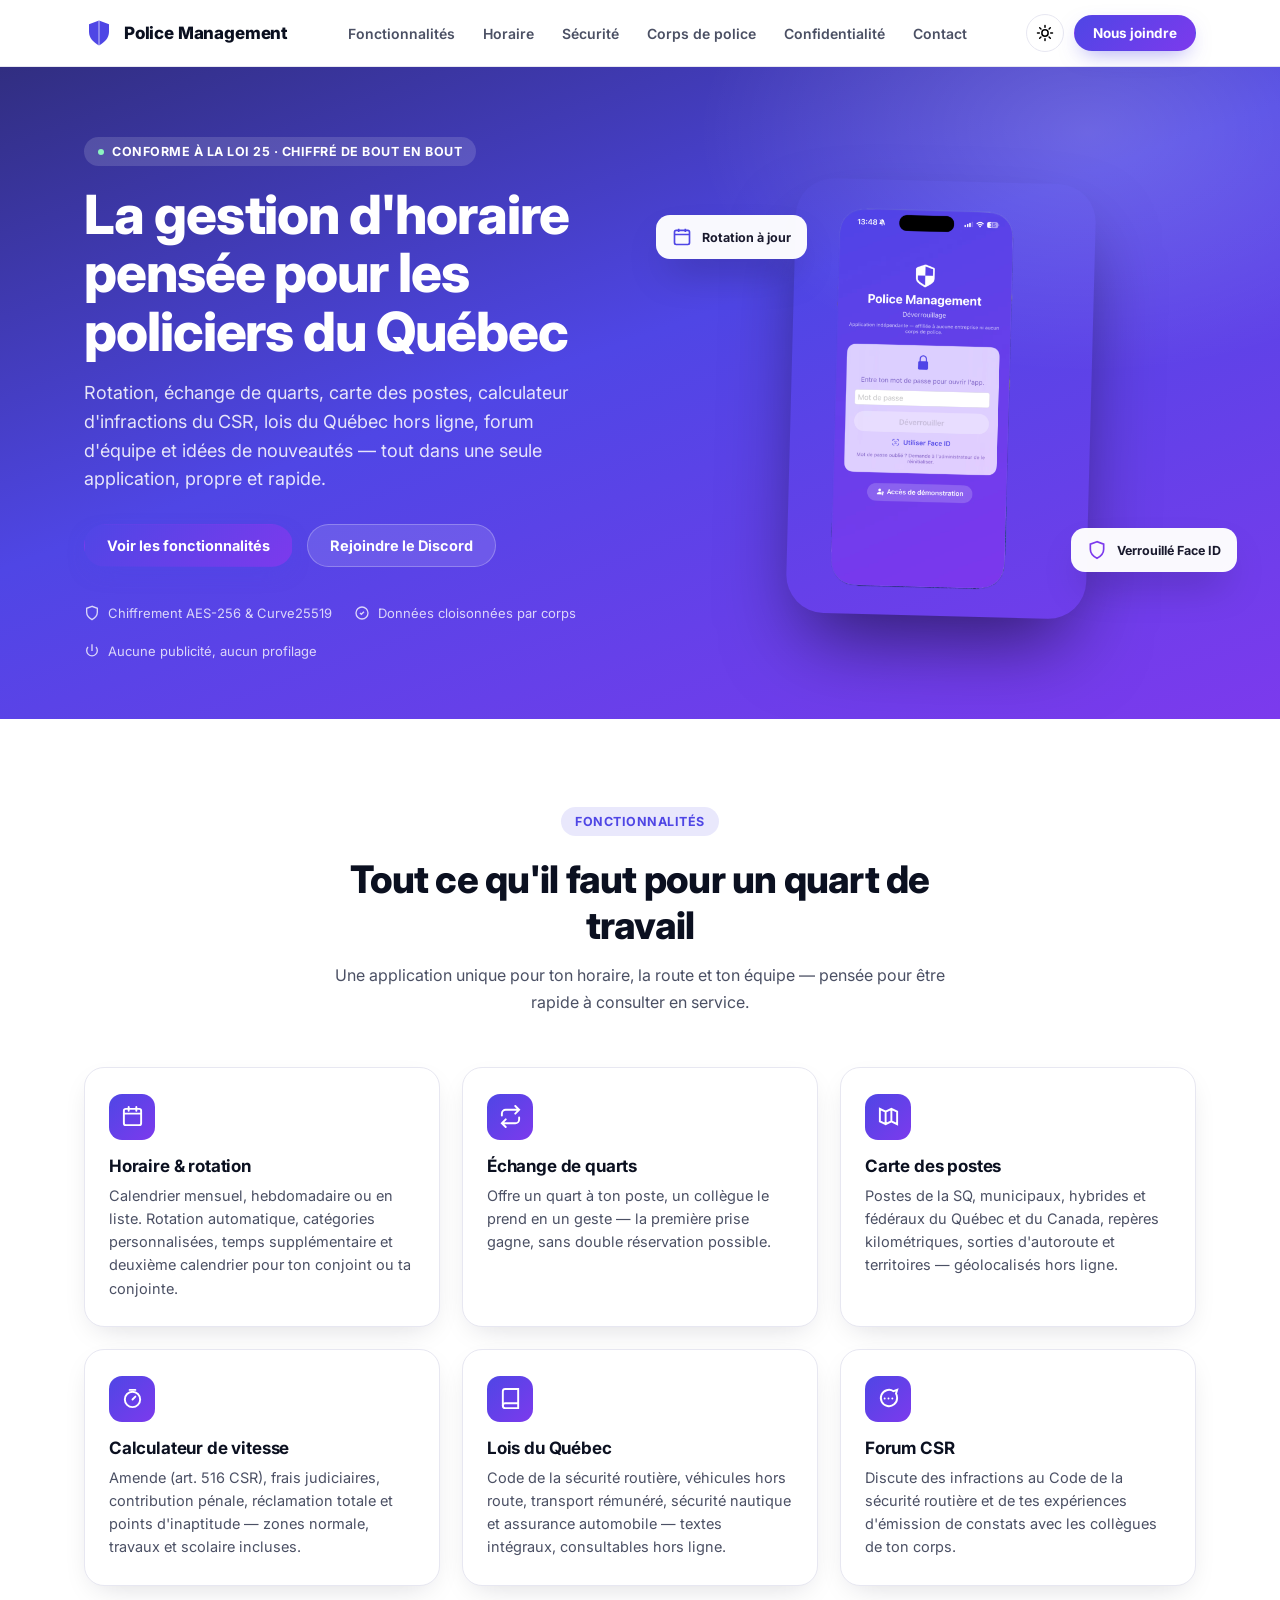
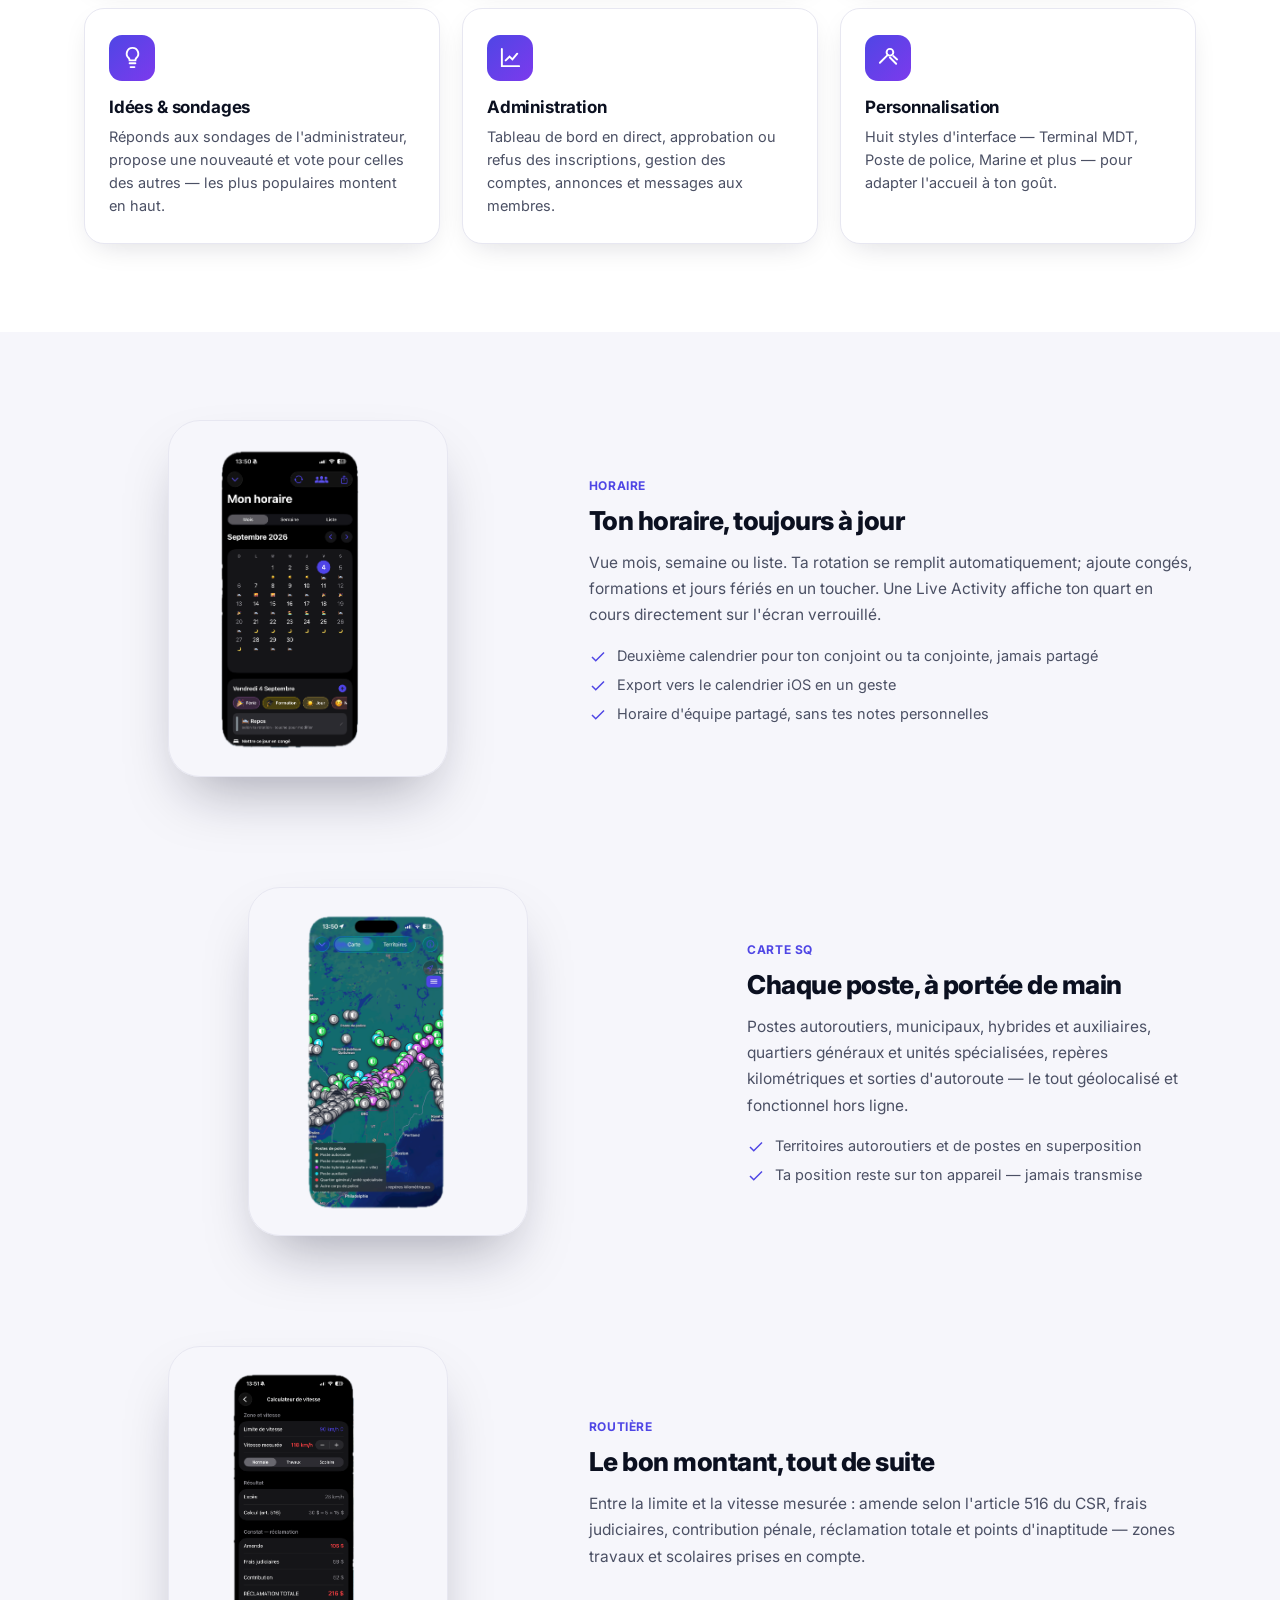
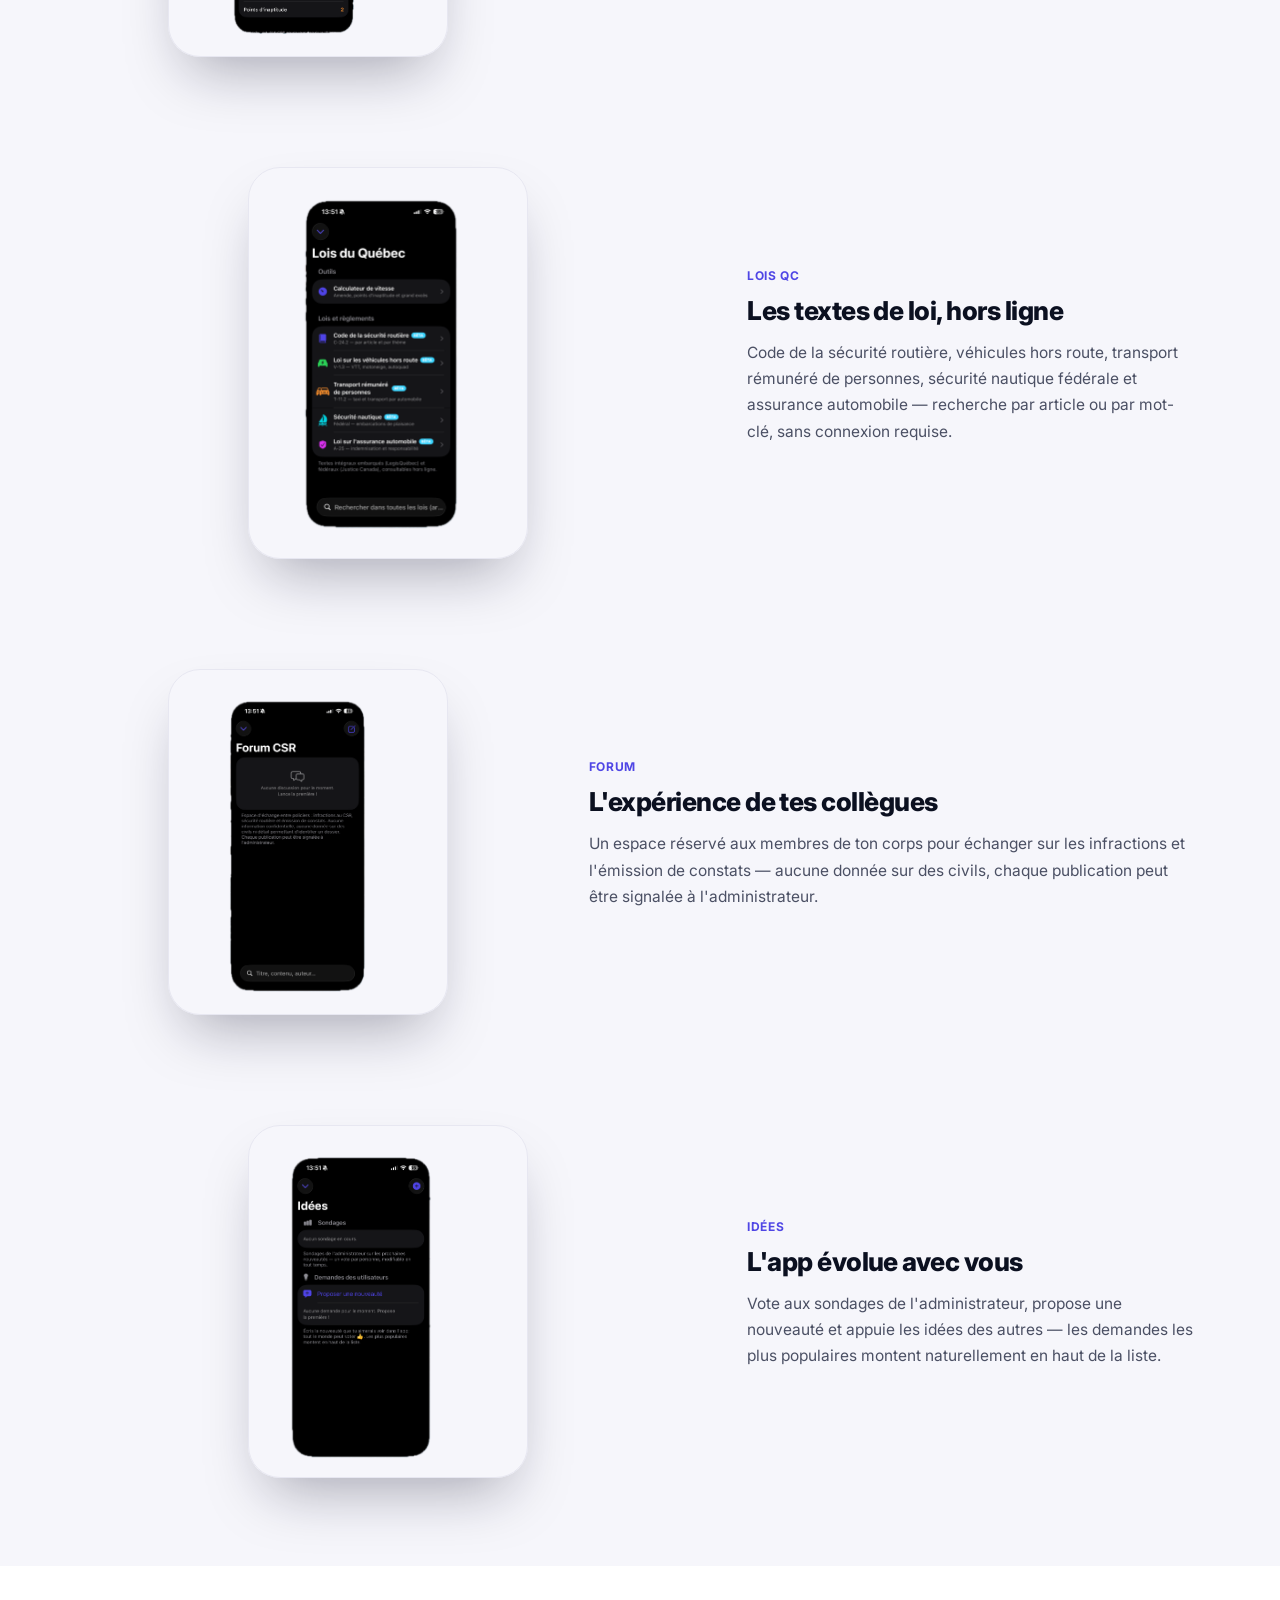
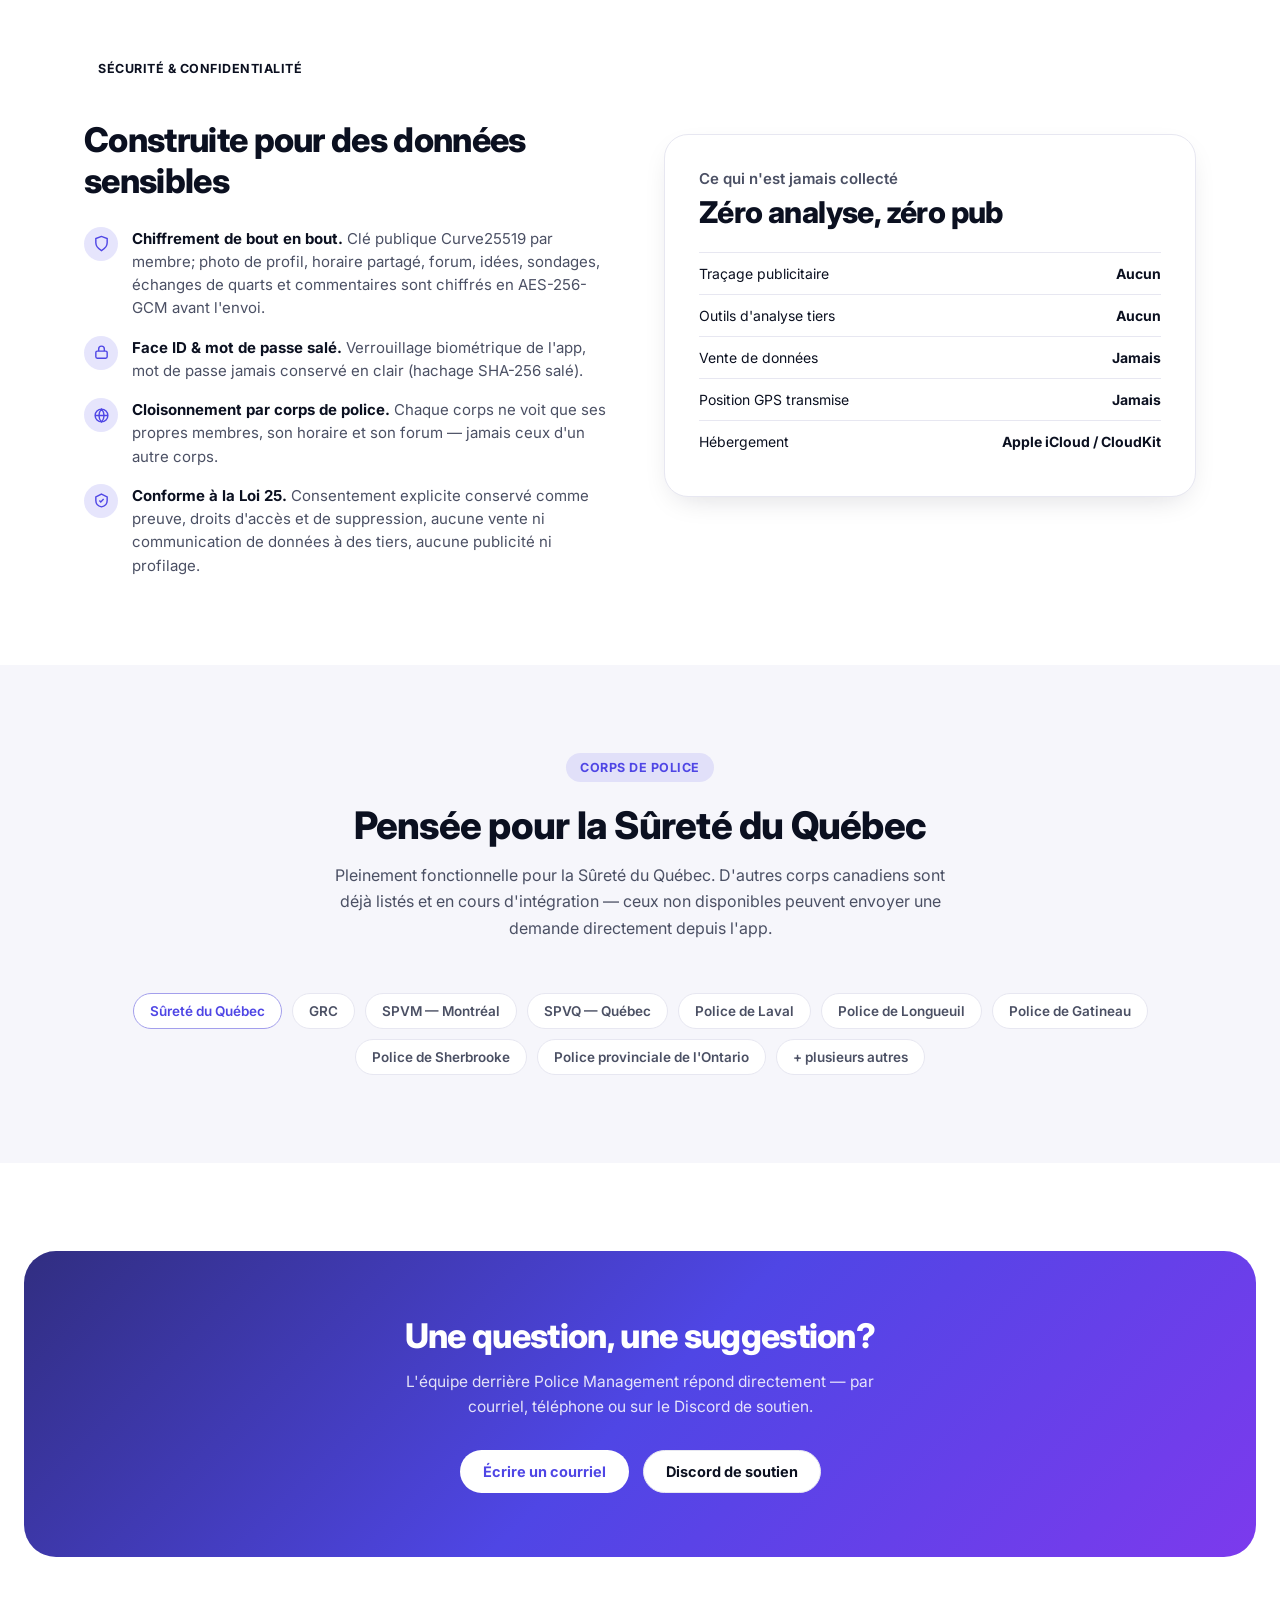
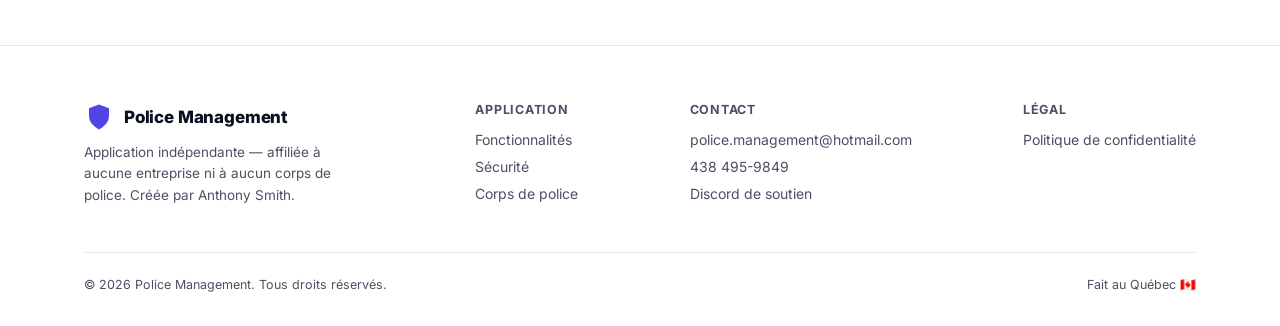
<file: index.html>
<!DOCTYPE html>
<html lang="fr-CA">
<head>
<meta charset="UTF-8">
<meta name="viewport" content="width=device-width, initial-scale=1.0">
<title>Police Management — Gestion d'horaire et d'unité pour policiers</title>
<meta name="description" content="Police Management : horaire et rotation, échange de quarts, carte des postes, calculateur de vitesse CSR, lois du Québec, forum et idées — pour les membres de la Sûreté du Québec et bientôt d'autres corps.">
<link rel="preconnect" href="https://fonts.googleapis.com">
<link rel="preconnect" href="https://fonts.gstatic.com" crossorigin>
<link href="https://fonts.googleapis.com/css2?family=Inter:wght@400;500;600;700;800&display=swap" rel="stylesheet">
<style>
  :root{
    --primary:#4F46E5;
    --secondary:#7C3AED;
    --ink:#0B1020;
    --ink-soft:#4B5064;
    --bg:#FFFFFF;
    --bg-soft:#F6F6FB;
    --border:#E7E7F1;
    --card:#FFFFFF;
    --radius:20px;
    --max:1160px;
    --shadow:0 10px 30px -12px rgba(15,15,40,.18);
  }
  html.dark{
    --ink:#F4F4FB;
    --ink-soft:#B7B9CC;
    --bg:#0A0B14;
    --bg-soft:#111226;
    --border:#22243B;
    --card:#12142A;
    --shadow:0 10px 30px -12px rgba(0,0,0,.6);
  }
  *{box-sizing:border-box}
  html{scroll-behavior:smooth}
  body{
    margin:0;
    font-family:'Inter',-apple-system,BlinkMacSystemFont,'Segoe UI',sans-serif;
    background:var(--bg);
    color:var(--ink);
    transition:background .25s ease,color .25s ease;
    -webkit-font-smoothing:antialiased;
  }
  a{color:inherit;text-decoration:none}
  img{max-width:100%;display:block}
  .wrap{max-width:var(--max);margin:0 auto;padding:0 24px}
  .visually-hidden{position:absolute;left:-9999px}

  /* ---------- Nav ---------- */
  header{
    position:sticky;top:0;z-index:50;
    backdrop-filter:saturate(180%) blur(14px);
    background:color-mix(in srgb, var(--bg) 78%, transparent);
    border-bottom:1px solid var(--border);
  }
  nav{display:flex;align-items:center;justify-content:space-between;padding:14px 24px;max-width:var(--max);margin:0 auto}
  .brand{display:flex;align-items:center;gap:10px;font-weight:800;font-size:17px;letter-spacing:-.01em}
  .brand svg{width:30px;height:30px;flex:none}
  .nav-links{display:flex;gap:28px;align-items:center}
  .nav-links a{font-size:14px;font-weight:600;color:var(--ink-soft);transition:color .15s}
  .nav-links a:hover{color:var(--primary)}
  .nav-actions{display:flex;align-items:center;gap:10px}
  .icon-btn{
    width:38px;height:38px;border-radius:50%;border:1px solid var(--border);
    background:var(--card);display:flex;align-items:center;justify-content:center;cursor:pointer;
  }
  .icon-btn svg{width:18px;height:18px}
  .menu-toggle{display:none}
  .mobile-menu{display:none;flex-direction:column;padding:10px 24px 18px;border-bottom:1px solid var(--border);background:var(--bg)}
  .mobile-menu a{padding:12px 4px;font-size:15px;font-weight:600;color:var(--ink-soft);border-top:1px solid var(--border)}
  .mobile-menu a:first-child{border-top:none}
  .mobile-menu.open{display:flex}
  @media (max-width:820px){
    .nav-links{display:none}
    .menu-toggle{display:flex}
  }
  @media (min-width:821px){
    .mobile-menu{display:none !important}
  }

  .btn{
    display:inline-flex;align-items:center;gap:8px;
    padding:12px 22px;border-radius:999px;font-weight:700;font-size:14.5px;
    cursor:pointer;border:1px solid transparent;white-space:nowrap;
    transition:transform .15s ease, box-shadow .15s ease, opacity .15s ease;
  }
  .btn:hover{transform:translateY(-1px)}
  .btn-primary{background:linear-gradient(135deg,var(--primary),var(--secondary));color:#fff;box-shadow:0 8px 22px -8px rgba(79,70,229,.55)}
  .btn-ghost{background:var(--card);border-color:var(--border);color:var(--ink)}

  /* ---------- Hero ---------- */
  .hero{
    position:relative;overflow:hidden;
    background:linear-gradient(160deg,#312E81 0%,var(--primary) 45%,var(--secondary) 100%);
    color:#fff;padding:92px 0 60px;
  }
  .hero::before{
    content:"";position:absolute;inset:0;
    background:radial-gradient(650px 400px at 85% 10%, rgba(255,255,255,.18), transparent 60%);
    pointer-events:none;
  }
  .hero-grid{display:grid;grid-template-columns:1.05fr .95fr;gap:40px;align-items:center;position:relative;z-index:1}
  @media (max-width:900px){.hero-grid{grid-template-columns:1fr;text-align:center}}
  .eyebrow{
    display:inline-flex;align-items:center;gap:8px;font-size:12.5px;font-weight:700;
    letter-spacing:.04em;text-transform:uppercase;background:rgba(255,255,255,.14);
    padding:7px 14px;border-radius:999px;margin-bottom:20px;
  }
  .eyebrow span.dot{width:6px;height:6px;border-radius:50%;background:#8CF5C0}
  h1{font-size:clamp(34px,5vw,54px);line-height:1.08;font-weight:800;letter-spacing:-.02em;margin:0 0 18px}
  .hero p.lead{font-size:18px;line-height:1.6;color:rgba(255,255,255,.86);max-width:520px;margin:0 0 30px}
  @media (max-width:900px){.hero p.lead{margin-inline:auto}}
  .hero-actions{display:flex;gap:14px;flex-wrap:wrap}
  @media (max-width:900px){.hero-actions{justify-content:center}}
  .hero .btn-ghost{background:rgba(255,255,255,.12);border-color:rgba(255,255,255,.25);color:#fff}
  .hero-badges{display:flex;gap:22px;margin-top:38px;flex-wrap:wrap}
  @media (max-width:900px){.hero-badges{justify-content:center}}
  .hero-badges .item{font-size:13px;color:rgba(255,255,255,.78);display:flex;align-items:center;gap:8px}
  .hero-badges svg{width:16px;height:16px;flex:none}

  .hero-phone{position:relative;display:flex;justify-content:center}
  .hero-phone img{
    width:min(300px,80%);border-radius:38px;
    box-shadow:0 40px 80px -20px rgba(0,0,0,.55);
    transform:rotate(1.5deg);
  }
  .float-card{
    position:absolute;background:rgba(255,255,255,.97);color:#1a1a2e;
    border-radius:14px;padding:12px 16px;box-shadow:0 20px 40px -14px rgba(0,0,0,.35);
    font-size:12.5px;font-weight:700;display:flex;align-items:center;gap:10px;
  }
  .float-card svg{width:20px;height:20px;flex:none}
  .float-card.c1{top:8%;left:-6%}
  .float-card.c2{bottom:10%;right:-8%}
  @media (max-width:640px){.float-card{display:none}}

  /* ---------- Sections ---------- */
  section{padding:88px 0}
  .section-head{max-width:640px;margin:0 auto 52px;text-align:center}
  .section-head .eyebrow{background:color-mix(in srgb, var(--primary) 12%, transparent);color:var(--primary)}
  .section-head h2{font-size:clamp(26px,3.4vw,38px);letter-spacing:-.02em;margin:0 0 14px;font-weight:800}
  .section-head p{color:var(--ink-soft);font-size:16px;line-height:1.65;margin:0}
  .bg-soft{background:var(--bg-soft)}

  /* Feature grid */
  .grid{display:grid;grid-template-columns:repeat(3,1fr);gap:22px}
  @media (max-width:940px){.grid{grid-template-columns:repeat(2,1fr)}}
  @media (max-width:620px){.grid{grid-template-columns:1fr}}
  .card{
    background:var(--card);border:1px solid var(--border);border-radius:var(--radius);
    padding:26px 24px;box-shadow:var(--shadow);
    opacity:0;transform:translateY(16px);transition:opacity .5s ease,transform .5s ease;
  }
  .card.in{opacity:1;transform:none}
  .card .ic{
    width:46px;height:46px;border-radius:13px;display:flex;align-items:center;justify-content:center;
    background:linear-gradient(135deg,var(--primary),var(--secondary));margin-bottom:16px;
  }
  .card .ic svg{width:23px;height:23px;color:#fff}
  .card h3{font-size:17px;margin:0 0 8px;font-weight:700;letter-spacing:-.01em}
  .card p{margin:0;color:var(--ink-soft);font-size:14.5px;line-height:1.6}

  /* Showcase (image + text alternating) */
  .showcase{display:flex;flex-direction:column;gap:110px}
  .show-row{display:grid;grid-template-columns:.85fr 1.15fr;gap:56px;align-items:center}
  .show-row.rev{grid-template-columns:1.15fr .85fr}
  .show-row.rev .show-text{order:2}
  .show-row.rev .show-img{order:1}
  @media (max-width:860px){
    .show-row,.show-row.rev{grid-template-columns:1fr}
    .show-row.rev .show-text{order:1}
    .show-row.rev .show-img{order:2}
  }
  .show-img{display:flex;justify-content:center}
  .show-img img{
    width:min(280px,100%);border-radius:32px;box-shadow:0 30px 60px -20px rgba(15,15,40,.35);
    border:1px solid var(--border);
  }
  .show-text .tag{
    display:inline-block;font-size:12px;font-weight:700;letter-spacing:.05em;text-transform:uppercase;
    color:var(--primary);margin-bottom:12px;
  }
  .show-text h3{font-size:26px;font-weight:800;letter-spacing:-.02em;margin:0 0 14px}
  .show-text p{color:var(--ink-soft);font-size:15.5px;line-height:1.7;margin:0 0 18px}
  .show-text ul{margin:0;padding:0;list-style:none;display:flex;flex-direction:column;gap:10px}
  .show-text li{display:flex;gap:10px;font-size:14.5px;color:var(--ink-soft);align-items:flex-start}
  .show-text li svg{width:18px;height:18px;flex:none;color:var(--primary);margin-top:1px}

  /* Security section */
  .security{display:grid;grid-template-columns:1fr 1fr;gap:48px;align-items:center}
  @media (max-width:860px){.security{grid-template-columns:1fr}}
  .security ul{list-style:none;margin:26px 0 0;padding:0;display:flex;flex-direction:column;gap:16px}
  .security li{display:flex;gap:14px;align-items:flex-start;font-size:15px;color:var(--ink-soft);line-height:1.55}
  .security li b{color:var(--ink);font-weight:700}
  .security .ic-round{
    width:34px;height:34px;border-radius:50%;flex:none;display:flex;align-items:center;justify-content:center;
    background:color-mix(in srgb, var(--primary) 14%, transparent);color:var(--primary);
  }
  .security .ic-round svg{width:17px;height:17px}
  .panel{
    background:var(--card);border:1px solid var(--border);border-radius:24px;padding:34px;box-shadow:var(--shadow);
  }
  .panel h4{margin:0 0 6px;font-size:15px;color:var(--ink-soft);font-weight:600}
  .panel .big{font-size:30px;font-weight:800;letter-spacing:-.02em;margin-bottom:22px}
  .panel .row{display:flex;justify-content:space-between;padding:12px 0;border-top:1px solid var(--border);font-size:14px}
  .panel .row:first-of-type{border-top:none}
  .panel .row span:last-child{font-weight:700}

  /* Corps de police chips */
  .chips{display:flex;flex-wrap:wrap;gap:10px;justify-content:center}
  .chip{
    padding:9px 16px;border-radius:999px;border:1px solid var(--border);background:var(--card);
    font-size:13.5px;font-weight:600;color:var(--ink-soft);
  }
  .chip.active{color:var(--primary);border-color:color-mix(in srgb, var(--primary) 45%, var(--border))}

  /* CTA + footer */
  .cta{
    text-align:center;border-radius:32px;margin:0 24px;
    background:linear-gradient(135deg,#312E81,var(--primary),var(--secondary));
    color:#fff;padding:64px 32px;
  }
  .cta h2{font-size:clamp(24px,3.4vw,34px);margin:0 0 14px;font-weight:800;letter-spacing:-.02em}
  .cta p{color:rgba(255,255,255,.85);max-width:520px;margin:0 auto 30px;font-size:15.5px;line-height:1.6}
  .cta .hero-actions{justify-content:center}

  footer{padding:56px 0 34px;border-top:1px solid var(--border)}
  .foot-grid{display:flex;justify-content:space-between;gap:32px;flex-wrap:wrap}
  .foot-brand{max-width:280px}
  .foot-brand .brand{margin-bottom:10px}
  .foot-brand p{color:var(--ink-soft);font-size:13.5px;line-height:1.6;margin:0}
  .foot-col h5{font-size:12.5px;text-transform:uppercase;letter-spacing:.06em;color:var(--ink-soft);margin:0 0 14px}
  .foot-col a{display:block;font-size:14px;margin-bottom:10px;color:var(--ink-soft)}
  .foot-col a:hover{color:var(--primary)}
  .foot-bottom{margin-top:40px;padding-top:24px;border-top:1px solid var(--border);display:flex;justify-content:space-between;flex-wrap:wrap;gap:10px;font-size:12.5px;color:var(--ink-soft)}

  .reveal{opacity:0;transform:translateY(18px);transition:opacity .6s ease,transform .6s ease}
  .reveal.in{opacity:1;transform:none}
</style>
</head>
<body>

<header>
  <nav>
    <a href="#top" class="brand">
      <svg viewBox="0 0 24 24" fill="none"><path d="M12 2 4 5v6c0 5 3.4 8.4 8 11 4.6-2.6 8-6 8-11V5l-8-3Z" fill="url(#g1)"/><path d="M12 2v20" stroke="rgba(255,255,255,.55)" stroke-width="1"/><defs><linearGradient id="g1" x1="4" y1="2" x2="20" y2="22"><stop stop-color="#4F46E5"/><stop offset="1" stop-color="#7C3AED"/></linearGradient></defs></svg>
      Police Management
    </a>
    <div class="nav-links">
      <a href="#fonctionnalites">Fonctionnalités</a>
      <a href="#horaire">Horaire</a>
      <a href="#securite">Sécurité</a>
      <a href="#corps">Corps de police</a>
      <a href="confidentialite.html">Confidentialité</a>
      <a href="#contact">Contact</a>
    </div>
    <div class="nav-actions">
      <button class="icon-btn" id="themeToggle" aria-label="Basculer le mode sombre">
        <svg id="themeIcon" viewBox="0 0 24 24" fill="none" stroke="currentColor" stroke-width="2" stroke-linecap="round"><circle cx="12" cy="12" r="4.2"/><path d="M12 2v2.4M12 19.6V22M4.9 4.9l1.7 1.7M17.4 17.4l1.7 1.7M2 12h2.4M19.6 12H22M4.9 19.1l1.7-1.7M17.4 6.6l1.7-1.7"/></svg>
      </button>
      <a href="#contact" class="btn btn-primary" style="padding:9px 18px;font-size:13.5px">Nous joindre</a>
      <button class="icon-btn menu-toggle" id="menuToggle" aria-label="Ouvrir le menu">
        <svg viewBox="0 0 24 24" fill="none" stroke="currentColor" stroke-width="2" stroke-linecap="round"><path d="M4 7h16M4 12h16M4 17h16"/></svg>
      </button>
    </div>
  </nav>
  <div class="mobile-menu" id="mobileMenu">
    <a href="#fonctionnalites">Fonctionnalités</a>
    <a href="#horaire">Horaire</a>
    <a href="#securite">Sécurité</a>
    <a href="#corps">Corps de police</a>
    <a href="confidentialite.html">Confidentialité</a>
    <a href="#contact">Contact</a>
  </div>
</header>

<main id="top">

  <!-- Hero -->
  <section class="hero" style="padding-top:70px">
    <div class="wrap hero-grid">
      <div>
        <span class="eyebrow"><span class="dot"></span> Conforme à la Loi 25 · Chiffré de bout en bout</span>
        <h1>La gestion d'horaire pensée pour les policiers du Québec</h1>
        <p class="lead">Rotation, échange de quarts, carte des postes, calculateur d'infractions du CSR, lois du Québec hors ligne, forum d'équipe et idées de nouveautés — tout dans une seule application, propre et rapide.</p>
        <div class="hero-actions">
          <a href="#fonctionnalites" class="btn btn-primary">Voir les fonctionnalités</a>
          <a href="https://discord.gg/mcTzBhRKP" target="_blank" rel="noopener" class="btn btn-ghost">Rejoindre le Discord</a>
        </div>
        <div class="hero-badges">
          <div class="item"><svg viewBox="0 0 24 24" fill="none" stroke="currentColor" stroke-width="2"><path d="M12 2 4 5v6c0 5 3.4 8.4 8 11 4.6-2.6 8-6 8-11V5l-8-3Z"/></svg> Chiffrement AES-256 &amp; Curve25519</div>
          <div class="item"><svg viewBox="0 0 24 24" fill="none" stroke="currentColor" stroke-width="2"><path d="M9 12l2 2 4-4"/><circle cx="12" cy="12" r="9"/></svg> Données cloisonnées par corps</div>
          <div class="item"><svg viewBox="0 0 24 24" fill="none" stroke="currentColor" stroke-width="2"><path d="M12 2v10M6 6a8 8 0 1 0 12 0"/></svg> Aucune publicité, aucun profilage</div>
        </div>
      </div>
      <div class="hero-phone">
        <img src="assets/screenshots/lock.png" alt="Écran de déverrouillage de l'application Police Management">
        <div class="float-card c1"><svg viewBox="0 0 24 24" fill="none" stroke="#4F46E5" stroke-width="2"><rect x="3" y="4" width="18" height="17" rx="2"/><path d="M3 9h18M8 2v4M16 2v4"/></svg> Rotation à jour</div>
        <div class="float-card c2"><svg viewBox="0 0 24 24" fill="none" stroke="#7C3AED" stroke-width="2"><path d="M12 2 4 5v6c0 5 3.4 8.4 8 11 4.6-2.6 8-6 8-11V5l-8-3Z"/></svg> Verrouillé Face ID</div>
      </div>
    </div>
  </section>

  <!-- Feature grid -->
  <section id="fonctionnalites">
    <div class="wrap">
      <div class="section-head reveal">
        <span class="eyebrow">Fonctionnalités</span>
        <h2>Tout ce qu'il faut pour un quart de travail</h2>
        <p>Une application unique pour ton horaire, la route et ton équipe — pensée pour être rapide à consulter en service.</p>
      </div>
      <div class="grid" id="featureGrid">

        <div class="card reveal">
          <div class="ic"><svg viewBox="0 0 24 24" fill="none" stroke="#fff" stroke-width="2" stroke-linecap="round"><rect x="3" y="4" width="18" height="17" rx="2"/><path d="M3 9h18M8 2v4M16 2v4"/></svg></div>
          <h3>Horaire &amp; rotation</h3>
          <p>Calendrier mensuel, hebdomadaire ou en liste. Rotation automatique, catégories personnalisées, temps supplémentaire et deuxième calendrier pour ton conjoint ou ta conjointe.</p>
        </div>

        <div class="card reveal">
          <div class="ic"><svg viewBox="0 0 24 24" fill="none" stroke="#fff" stroke-width="2" stroke-linecap="round"><path d="M17 1l4 4-4 4M3 11V9a4 4 0 0 1 4-4h14M7 23l-4-4 4-4M21 13v2a4 4 0 0 1-4 4H3"/></svg></div>
          <h3>Échange de quarts</h3>
          <p>Offre un quart à ton poste, un collègue le prend en un geste — la première prise gagne, sans double réservation possible.</p>
        </div>

        <div class="card reveal">
          <div class="ic"><svg viewBox="0 0 24 24" fill="none" stroke="#fff" stroke-width="2" stroke-linecap="round"><path d="M9 20l-6-3V4l6 3 6-3 6 3v13l-6-3-6 3Zm0-13v13m6-16v13"/></svg></div>
          <h3>Carte des postes</h3>
          <p>Postes de la SQ, municipaux, hybrides et fédéraux du Québec et du Canada, repères kilométriques, sorties d'autoroute et territoires — géolocalisés hors ligne.</p>
        </div>

        <div class="card reveal">
          <div class="ic"><svg viewBox="0 0 24 24" fill="none" stroke="#fff" stroke-width="2" stroke-linecap="round"><circle cx="12" cy="13" r="8"/><path d="M12 13l3-3M9 3h6"/></svg></div>
          <h3>Calculateur de vitesse</h3>
          <p>Amende (art. 516 CSR), frais judiciaires, contribution pénale, réclamation totale et points d'inaptitude — zones normale, travaux et scolaire incluses.</p>
        </div>

        <div class="card reveal">
          <div class="ic"><svg viewBox="0 0 24 24" fill="none" stroke="#fff" stroke-width="2" stroke-linecap="round"><path d="M4 19.5A2.5 2.5 0 0 1 6.5 17H20"/><path d="M6.5 2H20v20H6.5A2.5 2.5 0 0 1 4 19.5v-15A2.5 2.5 0 0 1 6.5 2Z"/></svg></div>
          <h3>Lois du Québec</h3>
          <p>Code de la sécurité routière, véhicules hors route, transport rémunéré, sécurité nautique et assurance automobile — textes intégraux, consultables hors ligne.</p>
        </div>

        <div class="card reveal">
          <div class="ic"><svg viewBox="0 0 24 24" fill="none" stroke="#fff" stroke-width="2" stroke-linecap="round"><path d="M21 11.5a8.5 8.5 0 1 1-3.8-7.1L21 3l-1.2 3.9c.8 1.3 1.2 2.9 1.2 4.6Z"/><path d="M8 12h.01M12 12h.01M16 12h.01"/></svg></div>
          <h3>Forum CSR</h3>
          <p>Discute des infractions au Code de la sécurité routière et de tes expériences d'émission de constats avec les collègues de ton corps.</p>
        </div>

        <div class="card reveal">
          <div class="ic"><svg viewBox="0 0 24 24" fill="none" stroke="#fff" stroke-width="2" stroke-linecap="round"><path d="M9 18h6M10 22h4M12 2a6 6 0 0 0-4 10.5c.6.6 1 1.3 1 2.5h6c0-1.2.4-1.9 1-2.5A6 6 0 0 0 12 2Z"/></svg></div>
          <h3>Idées &amp; sondages</h3>
          <p>Réponds aux sondages de l'administrateur, propose une nouveauté et vote pour celles des autres — les plus populaires montent en haut.</p>
        </div>

        <div class="card reveal">
          <div class="ic"><svg viewBox="0 0 24 24" fill="none" stroke="#fff" stroke-width="2" stroke-linecap="round"><path d="M3 3v18h18"/><path d="M7 15l4-4 3 3 5-6"/></svg></div>
          <h3>Administration</h3>
          <p>Tableau de bord en direct, approbation ou refus des inscriptions, gestion des comptes, annonces et messages aux membres.</p>
        </div>

        <div class="card reveal">
          <div class="ic"><svg viewBox="0 0 24 24" fill="none" stroke="#fff" stroke-width="2" stroke-linecap="round"><circle cx="13.5" cy="6.5" r="3.5"/><path d="M17 10.5 21 14M11 9.5 3 17.5M13.5 12 20 18.5"/></svg></div>
          <h3>Personnalisation</h3>
          <p>Huit styles d'interface — Terminal MDT, Poste de police, Marine et plus — pour adapter l'accueil à ton goût.</p>
        </div>

      </div>
    </div>
  </section>

  <!-- Showcase alternating -->
  <section class="bg-soft" id="horaire">
    <div class="wrap showcase">

      <div class="show-row">
        <div class="show-img reveal"><img src="assets/screenshots/horaire.png" alt="Écran Mon horaire, vue mensuelle"></div>
        <div class="show-text reveal">
          <span class="tag">Horaire</span>
          <h3>Ton horaire, toujours à jour</h3>
          <p>Vue mois, semaine ou liste. Ta rotation se remplit automatiquement; ajoute congés, formations et jours fériés en un toucher. Une Live Activity affiche ton quart en cours directement sur l'écran verrouillé.</p>
          <ul>
            <li><svg viewBox="0 0 24 24" fill="none" stroke="currentColor" stroke-width="2"><path d="M20 6 9 17l-5-5"/></svg> Deuxième calendrier pour ton conjoint ou ta conjointe, jamais partagé</li>
            <li><svg viewBox="0 0 24 24" fill="none" stroke="currentColor" stroke-width="2"><path d="M20 6 9 17l-5-5"/></svg> Export vers le calendrier iOS en un geste</li>
            <li><svg viewBox="0 0 24 24" fill="none" stroke="currentColor" stroke-width="2"><path d="M20 6 9 17l-5-5"/></svg> Horaire d'équipe partagé, sans tes notes personnelles</li>
          </ul>
        </div>
      </div>

      <div class="show-row rev">
        <div class="show-img reveal"><img src="assets/screenshots/carte.png" alt="Carte des postes de police du Québec et du Canada"></div>
        <div class="show-text reveal">
          <span class="tag">Carte SQ</span>
          <h3>Chaque poste, à portée de main</h3>
          <p>Postes autoroutiers, municipaux, hybrides et auxiliaires, quartiers généraux et unités spécialisées, repères kilométriques et sorties d'autoroute — le tout géolocalisé et fonctionnel hors ligne.</p>
          <ul>
            <li><svg viewBox="0 0 24 24" fill="none" stroke="currentColor" stroke-width="2"><path d="M20 6 9 17l-5-5"/></svg> Territoires autoroutiers et de postes en superposition</li>
            <li><svg viewBox="0 0 24 24" fill="none" stroke="currentColor" stroke-width="2"><path d="M20 6 9 17l-5-5"/></svg> Ta position reste sur ton appareil — jamais transmise</li>
          </ul>
        </div>
      </div>

      <div class="show-row">
        <div class="show-img reveal"><img src="assets/screenshots/calculateur.png" alt="Calculateur de vitesse et de constat"></div>
        <div class="show-text reveal">
          <span class="tag">Routière</span>
          <h3>Le bon montant, tout de suite</h3>
          <p>Entre la limite et la vitesse mesurée : amende selon l'article 516 du CSR, frais judiciaires, contribution pénale, réclamation totale et points d'inaptitude — zones travaux et scolaires prises en compte.</p>
        </div>
      </div>

      <div class="show-row rev">
        <div class="show-img reveal"><img src="assets/screenshots/lois.png" alt="Section Lois du Québec"></div>
        <div class="show-text reveal">
          <span class="tag">Lois QC</span>
          <h3>Les textes de loi, hors ligne</h3>
          <p>Code de la sécurité routière, véhicules hors route, transport rémunéré de personnes, sécurité nautique fédérale et assurance automobile — recherche par article ou par mot-clé, sans connexion requise.</p>
        </div>
      </div>

      <div class="show-row">
        <div class="show-img reveal"><img src="assets/screenshots/forum.png" alt="Forum CSR de l'application"></div>
        <div class="show-text reveal">
          <span class="tag">Forum</span>
          <h3>L'expérience de tes collègues</h3>
          <p>Un espace réservé aux membres de ton corps pour échanger sur les infractions et l'émission de constats — aucune donnée sur des civils, chaque publication peut être signalée à l'administrateur.</p>
        </div>
      </div>

      <div class="show-row rev">
        <div class="show-img reveal"><img src="assets/screenshots/idees.png" alt="Section Idées, sondages et demandes de nouveautés"></div>
        <div class="show-text reveal">
          <span class="tag">Idées</span>
          <h3>L'app évolue avec vous</h3>
          <p>Vote aux sondages de l'administrateur, propose une nouveauté et appuie les idées des autres — les demandes les plus populaires montent naturellement en haut de la liste.</p>
        </div>
      </div>

    </div>
  </section>

  <!-- Security -->
  <section id="securite">
    <div class="wrap security">
      <div class="reveal">
        <span class="eyebrow">Sécurité &amp; confidentialité</span>
        <h2 style="font-size:clamp(24px,3vw,34px);font-weight:800;letter-spacing:-.02em;margin:16px 0 0">Construite pour des données sensibles</h2>
        <ul>
          <li><span class="ic-round"><svg viewBox="0 0 24 24" fill="none" stroke="currentColor" stroke-width="2"><path d="M12 2 4 5v6c0 5 3.4 8.4 8 11 4.6-2.6 8-6 8-11V5l-8-3Z"/></svg></span>
            <span><b>Chiffrement de bout en bout.</b> Clé publique Curve25519 par membre; photo de profil, horaire partagé, forum, idées, sondages, échanges de quarts et commentaires sont chiffrés en AES-256-GCM avant l'envoi.</span></li>
          <li><span class="ic-round"><svg viewBox="0 0 24 24" fill="none" stroke="currentColor" stroke-width="2"><rect x="4" y="10" width="16" height="10" rx="2"/><path d="M8 10V7a4 4 0 1 1 8 0v3"/></svg></span>
            <span><b>Face ID &amp; mot de passe salé.</b> Verrouillage biométrique de l'app, mot de passe jamais conservé en clair (hachage SHA-256 salé).</span></li>
          <li><span class="ic-round"><svg viewBox="0 0 24 24" fill="none" stroke="currentColor" stroke-width="2"><circle cx="12" cy="12" r="9"/><path d="M3 12h18M12 3a13 13 0 0 1 0 18 13 13 0 0 1 0-18Z"/></svg></span>
            <span><b>Cloisonnement par corps de police.</b> Chaque corps ne voit que ses propres membres, son horaire et son forum — jamais ceux d'un autre corps.</span></li>
          <li><span class="ic-round"><svg viewBox="0 0 24 24" fill="none" stroke="currentColor" stroke-width="2"><path d="M9 12l2 2 4-4M12 3l8 4v5c0 5-3.5 8-8 9-4.5-1-8-4-8-9V7l8-4Z"/></svg></span>
            <span><b>Conforme à la Loi 25.</b> Consentement explicite conservé comme preuve, droits d'accès et de suppression, aucune vente ni communication de données à des tiers, aucune publicité ni profilage.</span></li>
        </ul>
      </div>
      <div class="panel reveal">
        <h4>Ce qui n'est jamais collecté</h4>
        <div class="big">Zéro analyse, zéro pub</div>
        <div class="row"><span>Traçage publicitaire</span><span>Aucun</span></div>
        <div class="row"><span>Outils d'analyse tiers</span><span>Aucun</span></div>
        <div class="row"><span>Vente de données</span><span>Jamais</span></div>
        <div class="row"><span>Position GPS transmise</span><span>Jamais</span></div>
        <div class="row"><span>Hébergement</span><span>Apple iCloud / CloudKit</span></div>
      </div>
    </div>
  </section>

  <!-- Corps de police -->
  <section class="bg-soft" id="corps">
    <div class="wrap">
      <div class="section-head reveal">
        <span class="eyebrow">Corps de police</span>
        <h2>Pensée pour la Sûreté du Québec</h2>
        <p>Pleinement fonctionnelle pour la Sûreté du Québec. D'autres corps canadiens sont déjà listés et en cours d'intégration — ceux non disponibles peuvent envoyer une demande directement depuis l'app.</p>
      </div>
      <div class="chips reveal">
        <span class="chip active">Sûreté du Québec</span>
        <span class="chip">GRC</span>
        <span class="chip">SPVM — Montréal</span>
        <span class="chip">SPVQ — Québec</span>
        <span class="chip">Police de Laval</span>
        <span class="chip">Police de Longueuil</span>
        <span class="chip">Police de Gatineau</span>
        <span class="chip">Police de Sherbrooke</span>
        <span class="chip">Police provinciale de l'Ontario</span>
        <span class="chip">+ plusieurs autres</span>
      </div>
    </div>
  </section>

  <!-- CTA -->
  <section>
    <div class="cta reveal">
      <h2>Une question, une suggestion?</h2>
      <p>L'équipe derrière Police Management répond directement — par courriel, téléphone ou sur le Discord de soutien.</p>
      <div class="hero-actions" id="contact">
        <a href="mailto:police.management@hotmail.com" class="btn btn-primary" style="background:#fff;color:var(--primary);box-shadow:none">Écrire un courriel</a>
        <a href="https://discord.gg/mcTzBhRKP" target="_blank" rel="noopener" class="btn btn-ghost">Discord de soutien</a>
      </div>
    </div>
  </section>

</main>

<footer>
  <div class="wrap">
    <div class="foot-grid">
      <div class="foot-brand">
        <a href="#top" class="brand">
          <svg viewBox="0 0 24 24" fill="none"><path d="M12 2 4 5v6c0 5 3.4 8.4 8 11 4.6-2.6 8-6 8-11V5l-8-3Z" fill="url(#g2)"/><defs><linearGradient id="g2" x1="4" y1="2" x2="20" y2="22"><stop stop-color="#4F46E5"/><stop offset="1" stop-color="#7C3AED"/></linearGradient></defs></svg>
          Police Management
        </a>
        <p>Application indépendante — affiliée à aucune entreprise ni à aucun corps de police. Créée par Anthony Smith.</p>
      </div>
      <div class="foot-col">
        <h5>Application</h5>
        <a href="#fonctionnalites">Fonctionnalités</a>
        <a href="#securite">Sécurité</a>
        <a href="#corps">Corps de police</a>
      </div>
      <div class="foot-col">
        <h5>Contact</h5>
        <a href="mailto:police.management@hotmail.com">police.management@hotmail.com</a>
        <a href="tel:4384959849">438 495-9849</a>
        <a href="https://discord.gg/mcTzBhRKP" target="_blank" rel="noopener">Discord de soutien</a>
      </div>
      <div class="foot-col">
        <h5>Légal</h5>
        <a href="confidentialite.html">Politique de confidentialité</a>
      </div>
    </div>
    <div class="foot-bottom">
      <span>© <span id="year"></span> Police Management. Tous droits réservés.</span>
      <span>Fait au Québec 🇨🇦</span>
    </div>
  </div>
</footer>

<script>
  document.getElementById('year').textContent = new Date().getFullYear();

  // Theme toggle
  const root = document.documentElement;
  const stored = localStorage.getItem('pm-theme');
  if (stored === 'dark' || (!stored && matchMedia('(prefers-color-scheme: dark)').matches)) {
    root.classList.add('dark');
  }
  document.getElementById('themeToggle').addEventListener('click', () => {
    root.classList.toggle('dark');
    localStorage.setItem('pm-theme', root.classList.contains('dark') ? 'dark' : 'light');
  });

  // Mobile menu
  const mobileMenu = document.getElementById('mobileMenu');
  document.getElementById('menuToggle').addEventListener('click', () => {
    mobileMenu.classList.toggle('open');
  });
  mobileMenu.querySelectorAll('a').forEach(a => a.addEventListener('click', () => {
    mobileMenu.classList.remove('open');
  }));

  // Reveal on scroll
  const io = new IntersectionObserver((entries) => {
    entries.forEach(e => { if (e.isIntersecting) e.target.classList.add('in'); });
  }, { threshold: 0.15 });
  document.querySelectorAll('.reveal, .card').forEach(el => io.observe(el));
</script>

</body>
</html>
</file>
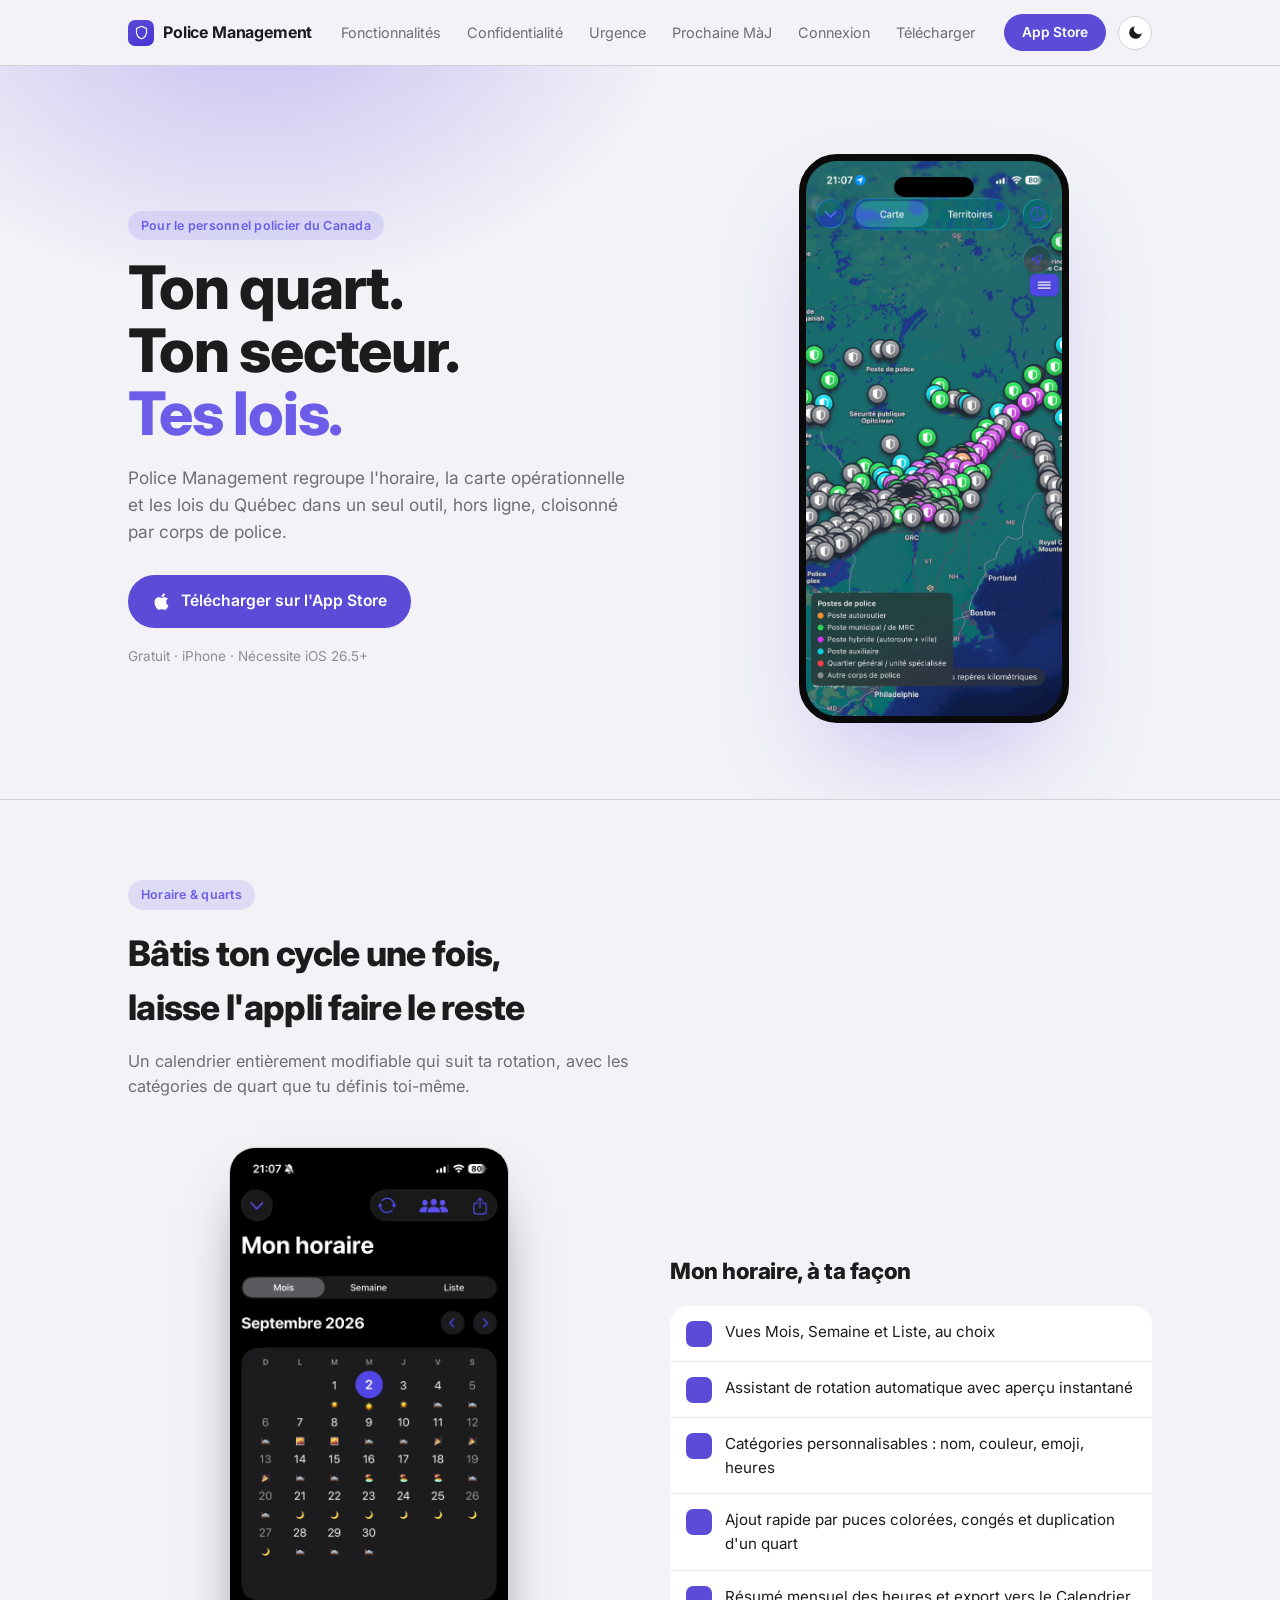
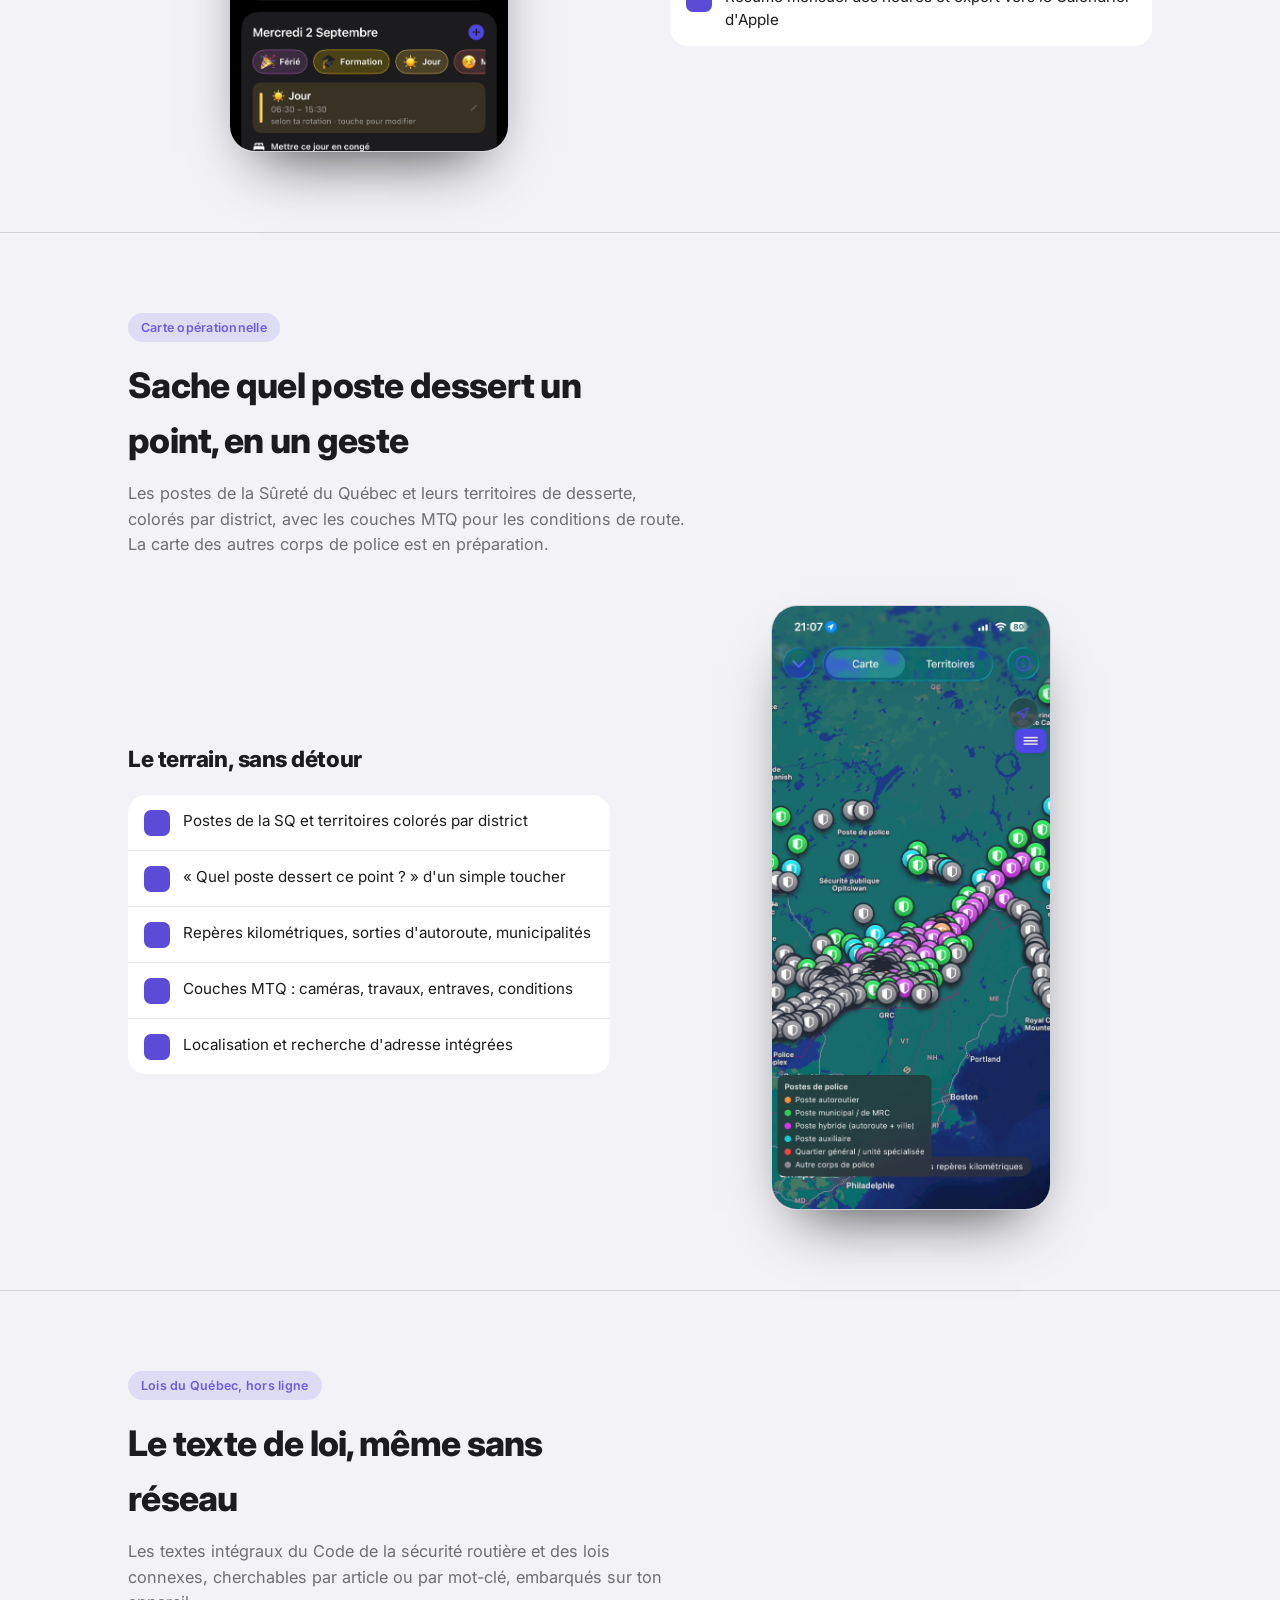
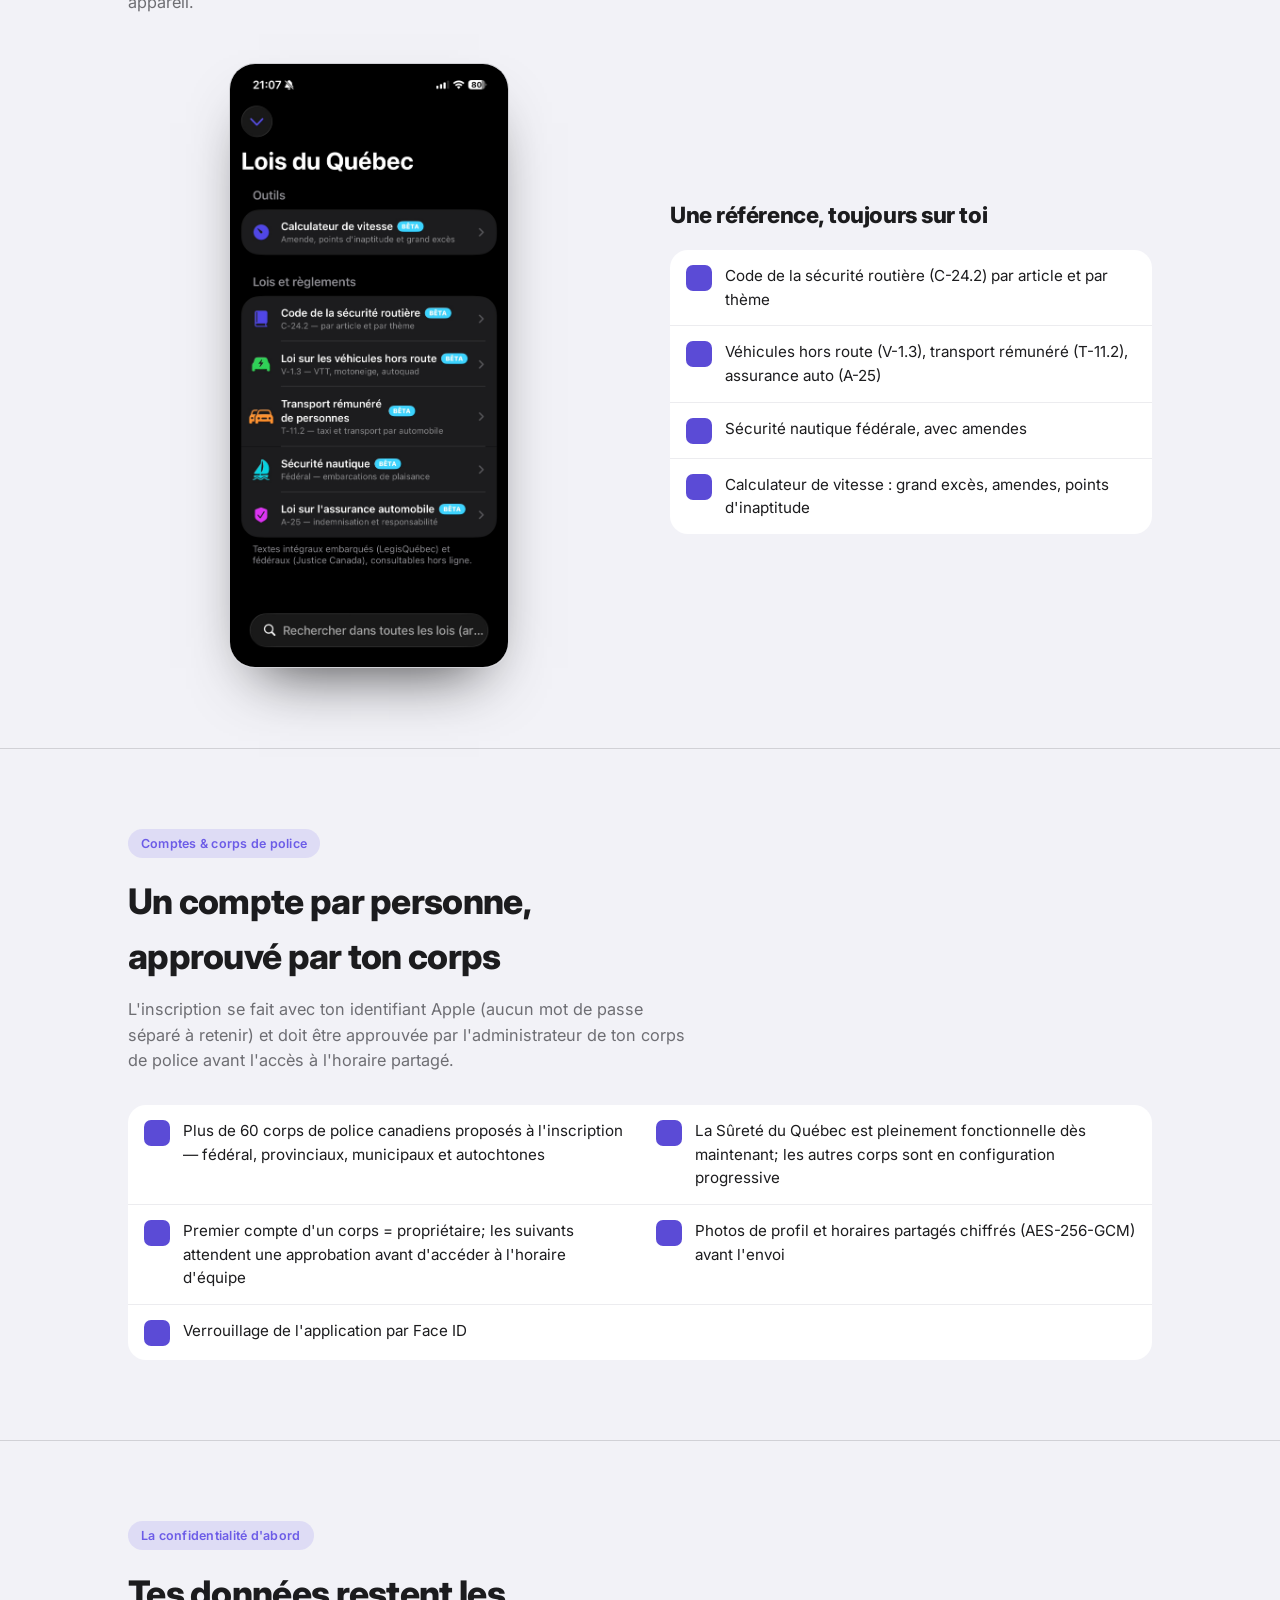
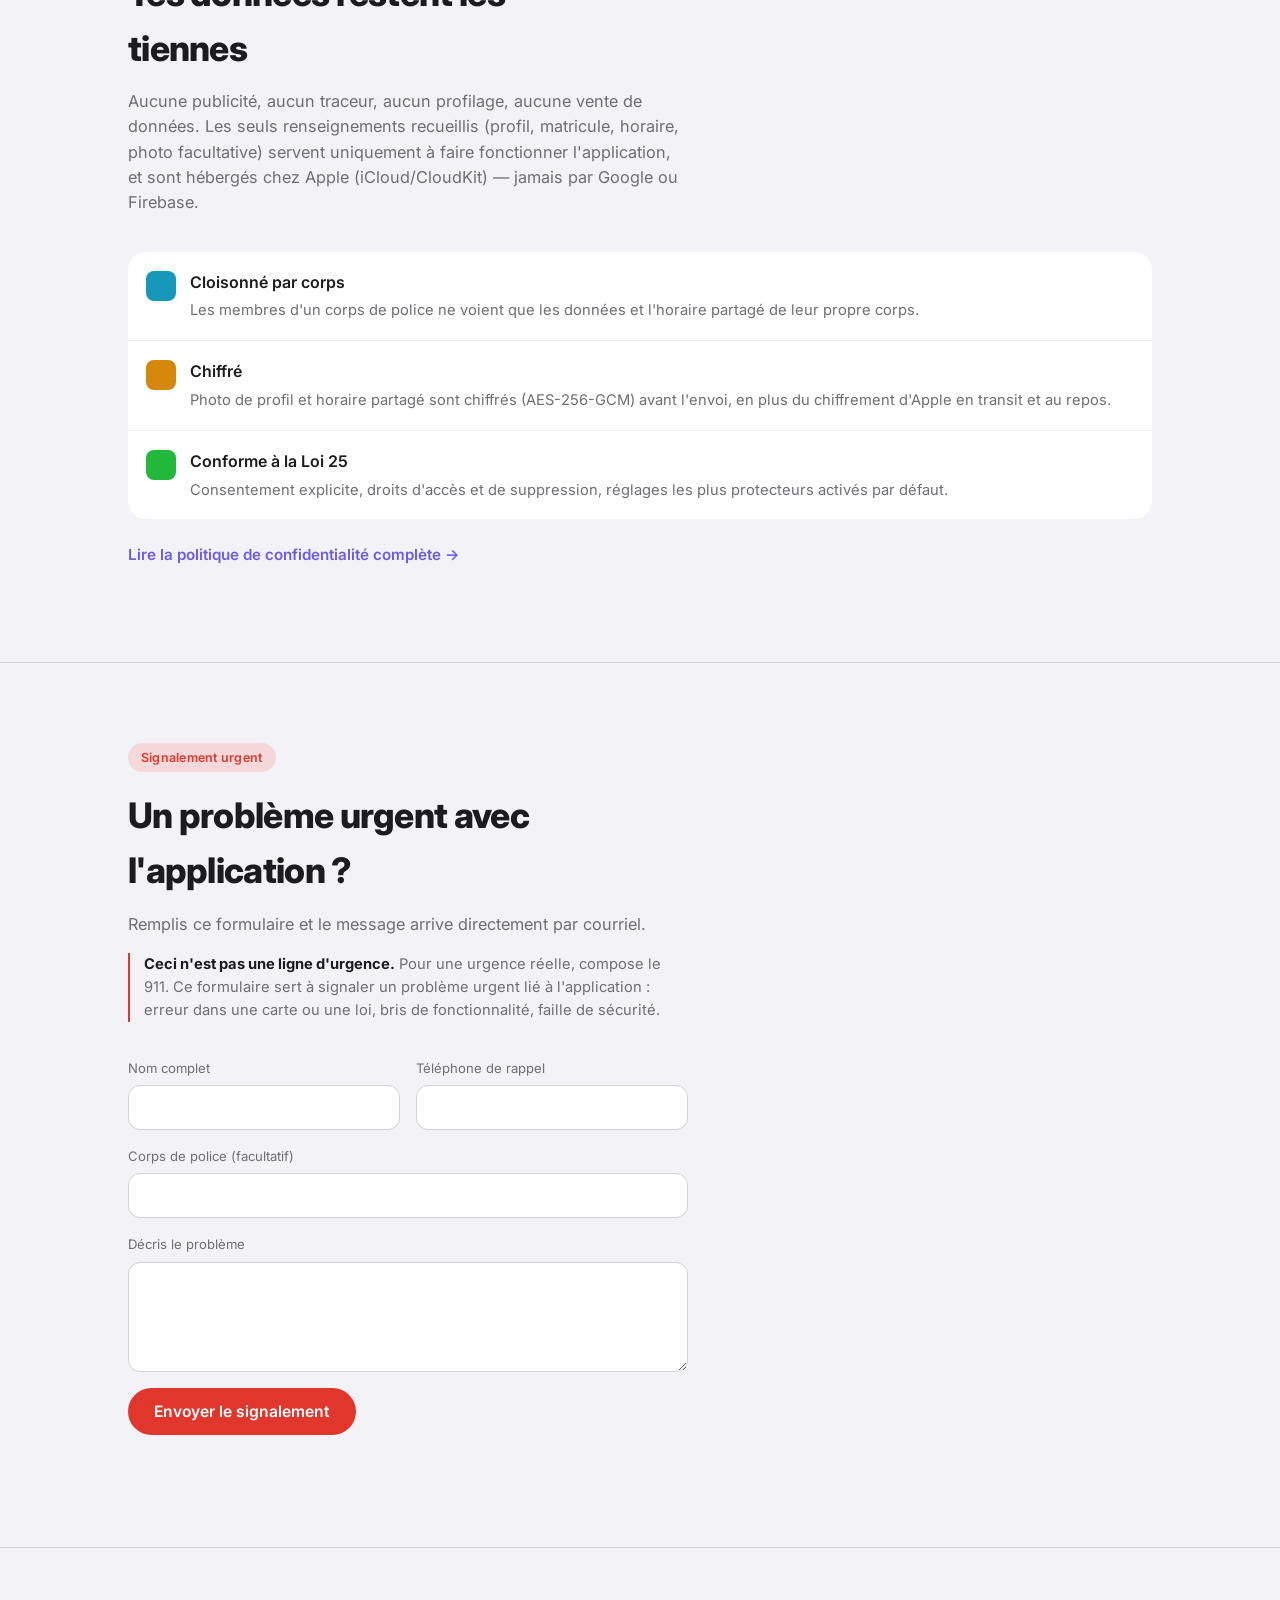
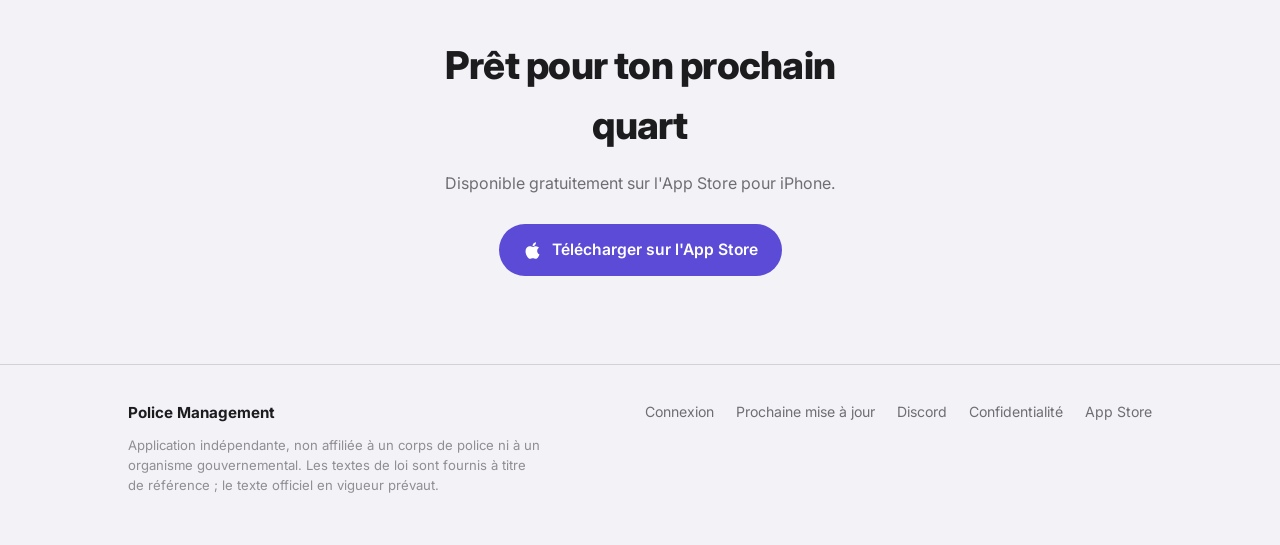
<file: Police Management/index.html>
<!DOCTYPE html>
<html lang="fr-CA">
<head>
<meta charset="UTF-8">
<meta name="viewport" content="width=device-width, initial-scale=1.0">
<title>Police Management — l'outil de terrain pour le personnel policier</title>
<meta name="description" content="Horaire, carte opérationnelle et lois du Québec, hors ligne, cloisonné par corps de police. Police Management, disponible sur l'App Store.">
<link rel="preconnect" href="https://fonts.googleapis.com">
<link rel="preconnect" href="https://fonts.gstatic.com" crossorigin>
<link href="https://fonts.googleapis.com/css2?family=Inter:wght@400;500;600;700;800&display=swap" rel="stylesheet">
<link rel="stylesheet" href="style.css">
</head>
<body>

<header class="site-nav">
  <div class="nav-row">
    <div class="brand">
      <span class="badge-mark">
        <svg viewBox="0 0 24 24" fill="none" xmlns="http://www.w3.org/2000/svg">
          <path d="M12 2L20 5.5V11C20 16 16.6 20.2 12 22C7.4 20.2 4 16 4 11V5.5L12 2Z" stroke="#ffffff" stroke-width="1.8" fill="none"/>
        </svg>
      </span>
      Police Management
    </div>
    <nav class="links">
      <a href="#fonctionnalites">Fonctionnalités</a>
      <a href="#confidentialite">Confidentialité</a>
      <a href="#urgence">Urgence</a>
      <a href="prochaine-mise-a-jour.html">Prochaine MàJ</a>
      <a href="connexion.html">Connexion</a>
      <a href="#telecharger">Télécharger</a>
    </nav>
    <div class="nav-right">
      <a class="nav-cta" href="https://apps.apple.com/ca/app/police-management/id6787241566?l=fr-CA" target="_blank" rel="noopener">App Store</a>
      <button class="theme-toggle" id="theme-toggle" type="button" aria-label="Changer de thème">
        <svg class="icon-sun" viewBox="0 0 24 24" fill="none" stroke="currentColor" stroke-width="2" stroke-linecap="round"><circle cx="12" cy="12" r="4"/><path d="M12 2v2M12 20v2M4.9 4.9l1.4 1.4M17.7 17.7l1.4 1.4M2 12h2M20 12h2M4.9 19.1l1.4-1.4M17.7 6.3l1.4-1.4"/></svg>
        <svg class="icon-moon" viewBox="0 0 24 24" fill="currentColor"><path d="M21 12.8A9 9 0 1 1 11.2 3a7 7 0 0 0 9.8 9.8z"/></svg>
      </button>
    </div>
  </div>
</header>

<section class="hero">
  <div class="wrap hero-grid">
    <div>
      <span class="pill-tag">Pour le personnel policier du Canada</span>
      <h1 class="hero-title">Ton quart.<br>Ton secteur.<br><span>Tes lois.</span></h1>
      <p class="hero-sub">Police Management regroupe l'horaire, la carte opérationnelle et les lois du Québec dans un seul outil, hors ligne, cloisonné par corps de police.</p>
      <div class="hero-actions">
        <a class="btn-store" href="https://apps.apple.com/ca/app/police-management/id6787241566?l=fr-CA" target="_blank" rel="noopener">
          <svg viewBox="0 0 384 512" fill="currentColor"><path d="M318.7 268.7c-.2-36.7 16.4-64.4 50-84.8-18.8-26.9-47.2-41.7-84.7-44.6-35.5-2.8-74.3 20.7-88.5 20.7-15 0-49.4-19.7-76.4-19.7C63.3 141 4 184.8 4 273.5q0 39.3 14.4 81.2c12.8 36.7 59 126.7 107.2 125.2 25.2-.6 43-17.9 75.8-17.9 31.8 0 48.3 17.9 76.4 17.9 48.6-.7 90.4-82.5 102.6-119.3-65.2-30.7-61.7-90-61.7-91.9zm-56.6-164.2c27.3-32.4 24.8-61.9 24-72.5-24.1 1.4-52 16.4-67.9 34.9-17.5 19.8-27.8 44.3-25.6 71.9 26.1 2 49.9-11.4 69.5-34.3z"/></svg>
          Télécharger sur l'App Store
        </a>
        <span class="hero-meta">Gratuit · iPhone · Nécessite iOS 26.5+</span>
      </div>
    </div>
    <div class="phone-frame">
      <img src="images/carte.jpeg" alt="Carte opérationnelle de Police Management montrant les postes de la Sûreté du Québec">
    </div>
  </div>
</section>

<section class="section" id="fonctionnalites">
  <div class="wrap">
    <span class="pill-tag">Horaire &amp; quarts</span>
    <h2>Bâtis ton cycle une fois, laisse l'appli faire le reste</h2>
    <p class="section-intro">Un calendrier entièrement modifiable qui suit ta rotation, avec les catégories de quart que tu définis toi-même.</p>

    <div class="feature-row">
      <div class="feature-media">
        <div class="device"><img src="images/horaire.jpeg" alt="Vue mensuelle de l'horaire dans Police Management"></div>
      </div>
      <div class="feature-copy">
        <h3>Mon horaire, à ta façon</h3>
        <ul class="feature-list">
          <li class="icon-cal">Vues Mois, Semaine et Liste, au choix</li>
          <li class="icon-cal">Assistant de rotation automatique avec aperçu instantané</li>
          <li class="icon-cal">Catégories personnalisables : nom, couleur, emoji, heures</li>
          <li class="icon-cal">Ajout rapide par puces colorées, congés et duplication d'un quart</li>
          <li class="icon-cal">Résumé mensuel des heures et export vers le Calendrier d'Apple</li>
        </ul>
      </div>
    </div>
  </div>
</section>

<section class="section">
  <div class="wrap">
    <span class="pill-tag">Carte opérationnelle</span>
    <h2>Sache quel poste dessert un point, en un geste</h2>
    <p class="section-intro">Les postes de la Sûreté du Québec et leurs territoires de desserte, colorés par district, avec les couches MTQ pour les conditions de route. La carte des autres corps de police est en préparation.</p>

    <div class="feature-row reverse">
      <div class="feature-media">
        <div class="device"><img src="images/carte.jpeg" alt="Carte des postes et territoires de la Sûreté du Québec"></div>
      </div>
      <div class="feature-copy">
        <h3>Le terrain, sans détour</h3>
        <ul class="feature-list">
          <li class="icon-map">Postes de la SQ et territoires colorés par district</li>
          <li class="icon-map">« Quel poste dessert ce point ? » d'un simple toucher</li>
          <li class="icon-map">Repères kilométriques, sorties d'autoroute, municipalités</li>
          <li class="icon-map">Couches MTQ : caméras, travaux, entraves, conditions</li>
          <li class="icon-map">Localisation et recherche d'adresse intégrées</li>
        </ul>
      </div>
    </div>
  </div>
</section>

<section class="section">
  <div class="wrap">
    <span class="pill-tag">Lois du Québec, hors ligne</span>
    <h2>Le texte de loi, même sans réseau</h2>
    <p class="section-intro">Les textes intégraux du Code de la sécurité routière et des lois connexes, cherchables par article ou par mot-clé, embarqués sur ton appareil.</p>

    <div class="feature-row">
      <div class="feature-media">
        <div class="device"><img src="images/lois.jpeg" alt="Écran des lois du Québec dans Police Management"></div>
      </div>
      <div class="feature-copy">
        <h3>Une référence, toujours sur toi</h3>
        <ul class="feature-list">
          <li class="icon-law">Code de la sécurité routière (C-24.2) par article et par thème</li>
          <li class="icon-law">Véhicules hors route (V-1.3), transport rémunéré (T-11.2), assurance auto (A-25)</li>
          <li class="icon-law">Sécurité nautique fédérale, avec amendes</li>
          <li class="icon-law">Calculateur de vitesse : grand excès, amendes, points d'inaptitude</li>
        </ul>
      </div>
    </div>
  </div>
</section>

<section class="section">
  <div class="wrap">
    <span class="pill-tag">Comptes &amp; corps de police</span>
    <h2>Un compte par personne, approuvé par ton corps</h2>
    <p class="section-intro">L'inscription se fait avec ton identifiant Apple (aucun mot de passe séparé à retenir) et doit être approuvée par l'administrateur de ton corps de police avant l'accès à l'horaire partagé.</p>

    <ul class="feature-list feature-list-wide">
      <li class="icon-account">Plus de 60 corps de police canadiens proposés à l'inscription — fédéral, provinciaux, municipaux et autochtones</li>
      <li class="icon-account">La Sûreté du Québec est pleinement fonctionnelle dès maintenant; les autres corps sont en configuration progressive</li>
      <li class="icon-account">Premier compte d'un corps = propriétaire; les suivants attendent une approbation avant d'accéder à l'horaire d'équipe</li>
      <li class="icon-lock">Photos de profil et horaires partagés chiffrés (AES-256-GCM) avant l'envoi</li>
      <li class="icon-lock">Verrouillage de l'application par Face ID</li>
    </ul>
  </div>
</section>

<section class="section" id="confidentialite">
  <div class="wrap">
    <span class="pill-tag">La confidentialité d'abord</span>
    <h2>Tes données restent les tiennes</h2>
    <p class="section-intro">Aucune publicité, aucun traceur, aucun profilage, aucune vente de données. Les seuls renseignements recueillis (profil, matricule, horaire, photo facultative) servent uniquement à faire fonctionner l'application, et sont hébergés chez Apple (iCloud/CloudKit) — jamais par Google ou Firebase.</p>
    <div class="privacy-grid">
      <div class="privacy-card">
        <div class="swatch" style="background:var(--cyan)"></div>
        <div>
          <h3>Cloisonné par corps</h3>
          <p>Les membres d'un corps de police ne voient que les données et l'horaire partagé de leur propre corps.</p>
        </div>
      </div>
      <div class="privacy-card">
        <div class="swatch" style="background:var(--amber)"></div>
        <div>
          <h3>Chiffré</h3>
          <p>Photo de profil et horaire partagé sont chiffrés (AES-256-GCM) avant l'envoi, en plus du chiffrement d'Apple en transit et au repos.</p>
        </div>
      </div>
      <div class="privacy-card">
        <div class="swatch" style="background:var(--green)"></div>
        <div>
          <h3>Conforme à la Loi 25</h3>
          <p>Consentement explicite, droits d'accès et de suppression, réglages les plus protecteurs activés par défaut.</p>
        </div>
      </div>
    </div>
    <p class="privacy-link"><a href="confidentialite.html">Lire la politique de confidentialité complète →</a></p>
  </div>
</section>

<section class="section urgence" id="urgence">
  <div class="wrap">
    <span class="pill-tag">Signalement urgent</span>
    <h2>Un problème urgent avec l'application ?</h2>
    <p class="section-intro">Remplis ce formulaire et le message arrive directement par courriel.</p>
    <p class="urgence-notice"><strong>Ceci n'est pas une ligne d'urgence.</strong> Pour une urgence réelle, compose le 911. Ce formulaire sert à signaler un problème urgent lié à l'application : erreur dans une carte ou une loi, bris de fonctionnalité, faille de sécurité.</p>

    <form class="urgence-form" id="urgence-form" novalidate>
      <input type="text" name="_honey" class="honey" tabindex="-1" autocomplete="off">
      <div class="field-row">
        <div class="field" data-field="nom">
          <label for="u-nom">Nom complet</label>
          <input type="text" id="u-nom" name="Nom" autocomplete="name">
          <span class="field-error">Entre ton nom.</span>
        </div>
        <div class="field" data-field="telephone">
          <label for="u-tel">Téléphone de rappel</label>
          <input type="tel" id="u-tel" name="Téléphone" autocomplete="tel">
          <span class="field-error">Entre un numéro de rappel.</span>
        </div>
      </div>
      <div class="field" data-field="corps">
        <label for="u-corps">Corps de police (facultatif)</label>
        <input type="text" id="u-corps" name="Corps de police" autocomplete="organization">
      </div>
      <div class="field" data-field="message">
        <label for="u-message">Décris le problème</label>
        <textarea id="u-message" name="Message"></textarea>
        <span class="field-error">Décris le problème en quelques mots.</span>
      </div>
      <button type="submit" class="btn-urgence" id="u-submit">Envoyer le signalement</button>
      <p class="form-status" id="u-status" role="status" aria-live="polite"></p>
    </form>
  </div>
</section>

<section class="cta" id="telecharger">
  <div class="wrap">
    <h2>Prêt pour ton prochain quart</h2>
    <p>Disponible gratuitement sur l'App Store pour iPhone.</p>
    <a class="btn-store" href="https://apps.apple.com/ca/app/police-management/id6787241566?l=fr-CA" target="_blank" rel="noopener">
      <svg viewBox="0 0 384 512" fill="currentColor"><path d="M318.7 268.7c-.2-36.7 16.4-64.4 50-84.8-18.8-26.9-47.2-41.7-84.7-44.6-35.5-2.8-74.3 20.7-88.5 20.7-15 0-49.4-19.7-76.4-19.7C63.3 141 4 184.8 4 273.5q0 39.3 14.4 81.2c12.8 36.7 59 126.7 107.2 125.2 25.2-.6 43-17.9 75.8-17.9 31.8 0 48.3 17.9 76.4 17.9 48.6-.7 90.4-82.5 102.6-119.3-65.2-30.7-61.7-90-61.7-91.9zm-56.6-164.2c27.3-32.4 24.8-61.9 24-72.5-24.1 1.4-52 16.4-67.9 34.9-17.5 19.8-27.8 44.3-25.6 71.9 26.1 2 49.9-11.4 69.5-34.3z"/></svg>
      Télécharger sur l'App Store
    </a>
  </div>
</section>

<footer>
  <div class="wrap footer-row">
    <div>
      <div class="footer-brand">Police Management</div>
      <p class="footer-disclaimer">Application indépendante, non affiliée à un corps de police ni à un organisme gouvernemental. Les textes de loi sont fournis à titre de référence ; le texte officiel en vigueur prévaut.</p>
    </div>
    <div class="footer-links">
      <a href="connexion.html">Connexion</a>
      <a href="prochaine-mise-a-jour.html">Prochaine mise à jour</a>
      <a href="https://discord.gg/bgrJVwPqyV" target="_blank" rel="noopener">Discord</a>
      <a href="confidentialite.html">Confidentialité</a>
      <a href="https://apps.apple.com/ca/app/police-management/id6787241566?l=fr-CA" target="_blank" rel="noopener">App Store</a>
    </div>
  </div>
</footer>

<script src="theme.js"></script>

<script>
(function(){
  var form = document.getElementById('urgence-form');
  var status = document.getElementById('u-status');
  var submitBtn = document.getElementById('u-submit');
  var endpoint = 'https://formsubmit.co/ajax/police.management@hotmail.com';

  function setError(fieldName, show){
    var field = form.querySelector('[data-field="' + fieldName + '"]');
    if(!field) return;
    field.classList.toggle('has-error', show);
  }

  function clearErrorOnInput(){
    var fields = form.querySelectorAll('.field');
    fields.forEach(function(f){
      var input = f.querySelector('input, textarea');
      if(!input) return;
      input.addEventListener('input', function(){ f.classList.remove('has-error'); });
    });
  }
  clearErrorOnInput();

  form.addEventListener('submit', function(e){
    e.preventDefault();
    status.textContent = '';
    status.className = 'form-status';

    var nom = form.querySelector('#u-nom').value.trim();
    var tel = form.querySelector('#u-tel').value.trim();
    var message = form.querySelector('#u-message').value.trim();
    var corps = form.querySelector('#u-corps').value.trim();
    var honey = form.querySelector('[name="_honey"]').value;

    var valid = true;
    setError('nom', nom === ''); if(nom === '') valid = false;
    setError('telephone', tel === ''); if(tel === '') valid = false;
    setError('message', message === ''); if(message === '') valid = false;

    if(!valid){
      status.textContent = 'Complète les champs en rouge avant d\'envoyer.';
      status.classList.add('err');
      return;
    }

    if(honey !== ''){ return; }

    submitBtn.disabled = true;
    submitBtn.textContent = 'Envoi en cours…';

    fetch(endpoint, {
      method: 'POST',
      headers: { 'Content-Type': 'application/json', 'Accept': 'application/json' },
      body: JSON.stringify({
        Nom: nom,
        'Téléphone': tel,
        'Corps de police': corps || 'Non précisé',
        Message: message,
        _subject: 'Signalement urgent — Police Management'
      })
    })
    .then(function(res){ return res.json().then(function(data){ return { ok: res.ok, data: data }; }); })
    .then(function(result){
      submitBtn.disabled = false;
      submitBtn.textContent = 'Envoyer le signalement';
      if(result.ok){
        status.textContent = 'Envoyé. Tu devrais recevoir un suivi sous peu.';
        status.classList.add('ok');
        form.reset();
      } else {
        status.textContent = 'L\'envoi a échoué. Réessaie ou écris directement à police.management@hotmail.com.';
        status.classList.add('err');
      }
    })
    .catch(function(){
      submitBtn.disabled = false;
      submitBtn.textContent = 'Envoyer le signalement';
      status.textContent = 'L\'envoi a échoué. Réessaie ou écris directement à police.management@hotmail.com.';
      status.classList.add('err');
    });
  });
})();
</script>

</body>
</html>
</file>
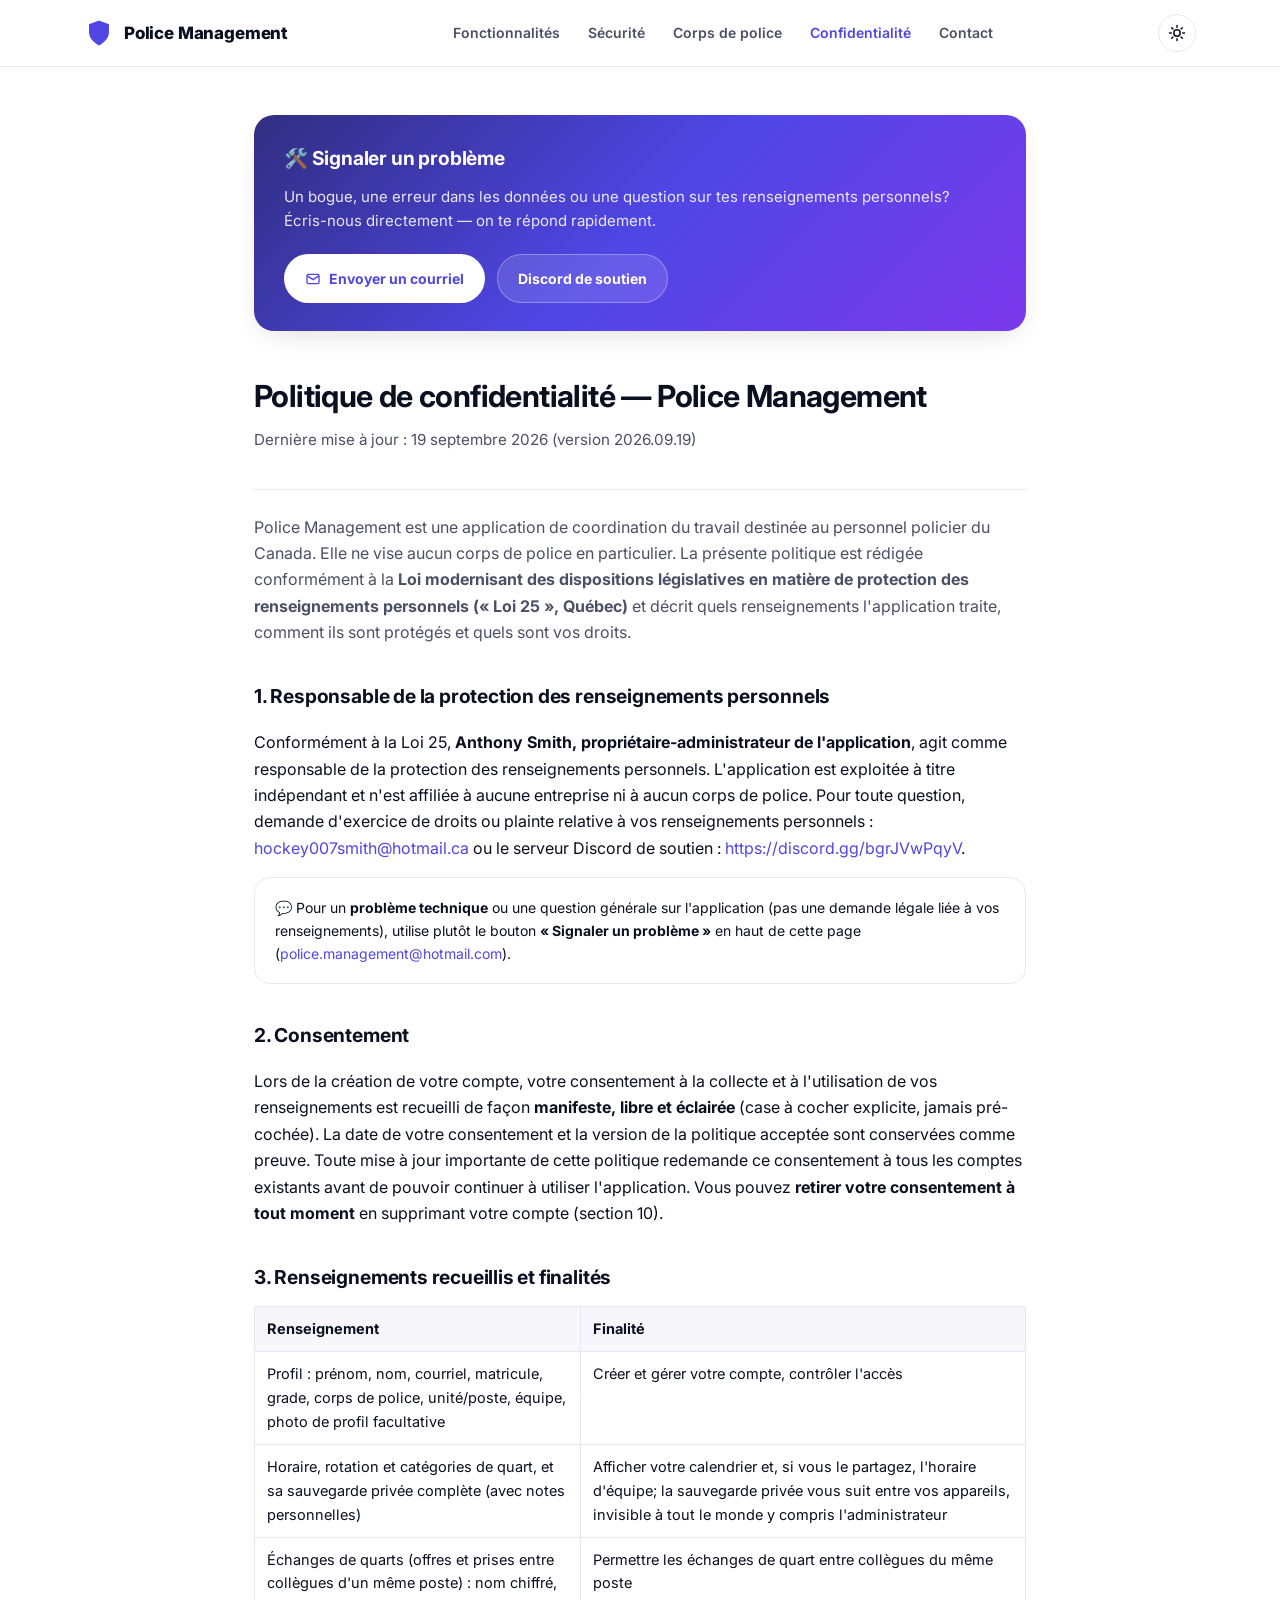
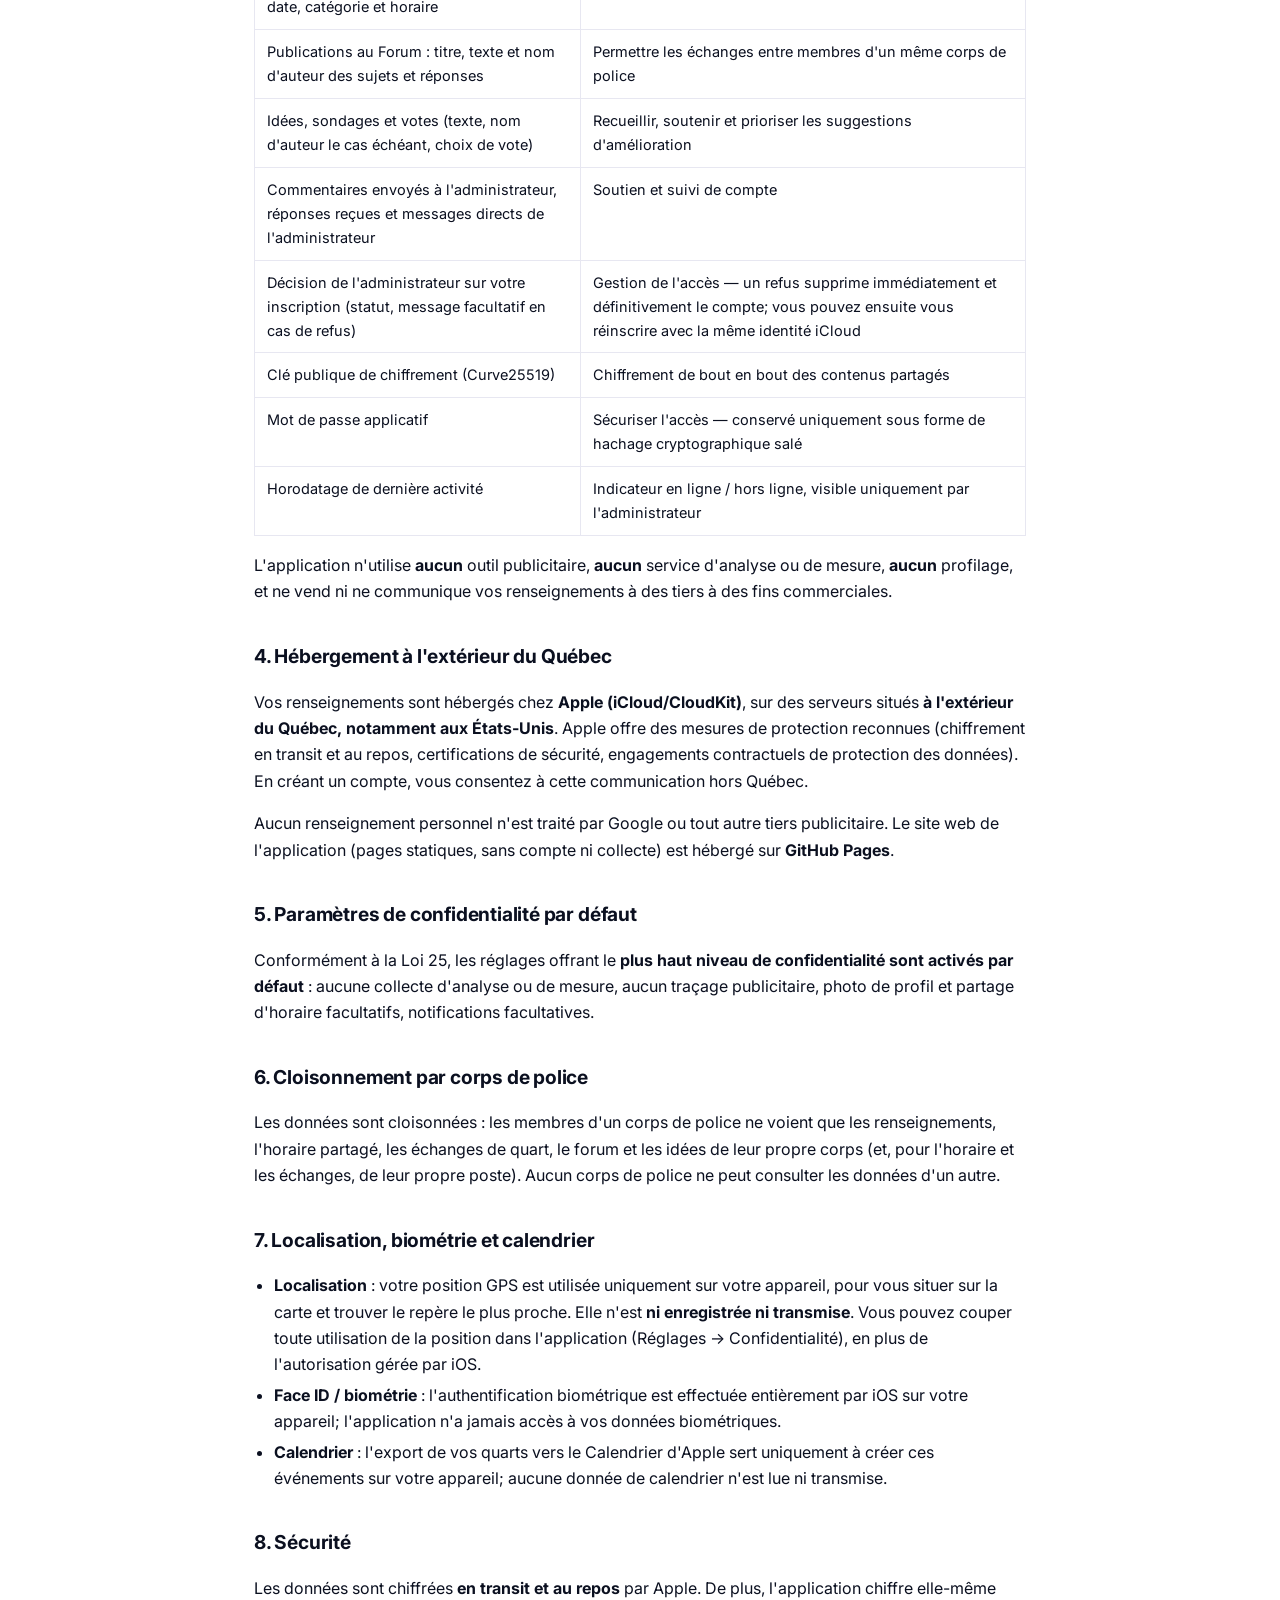
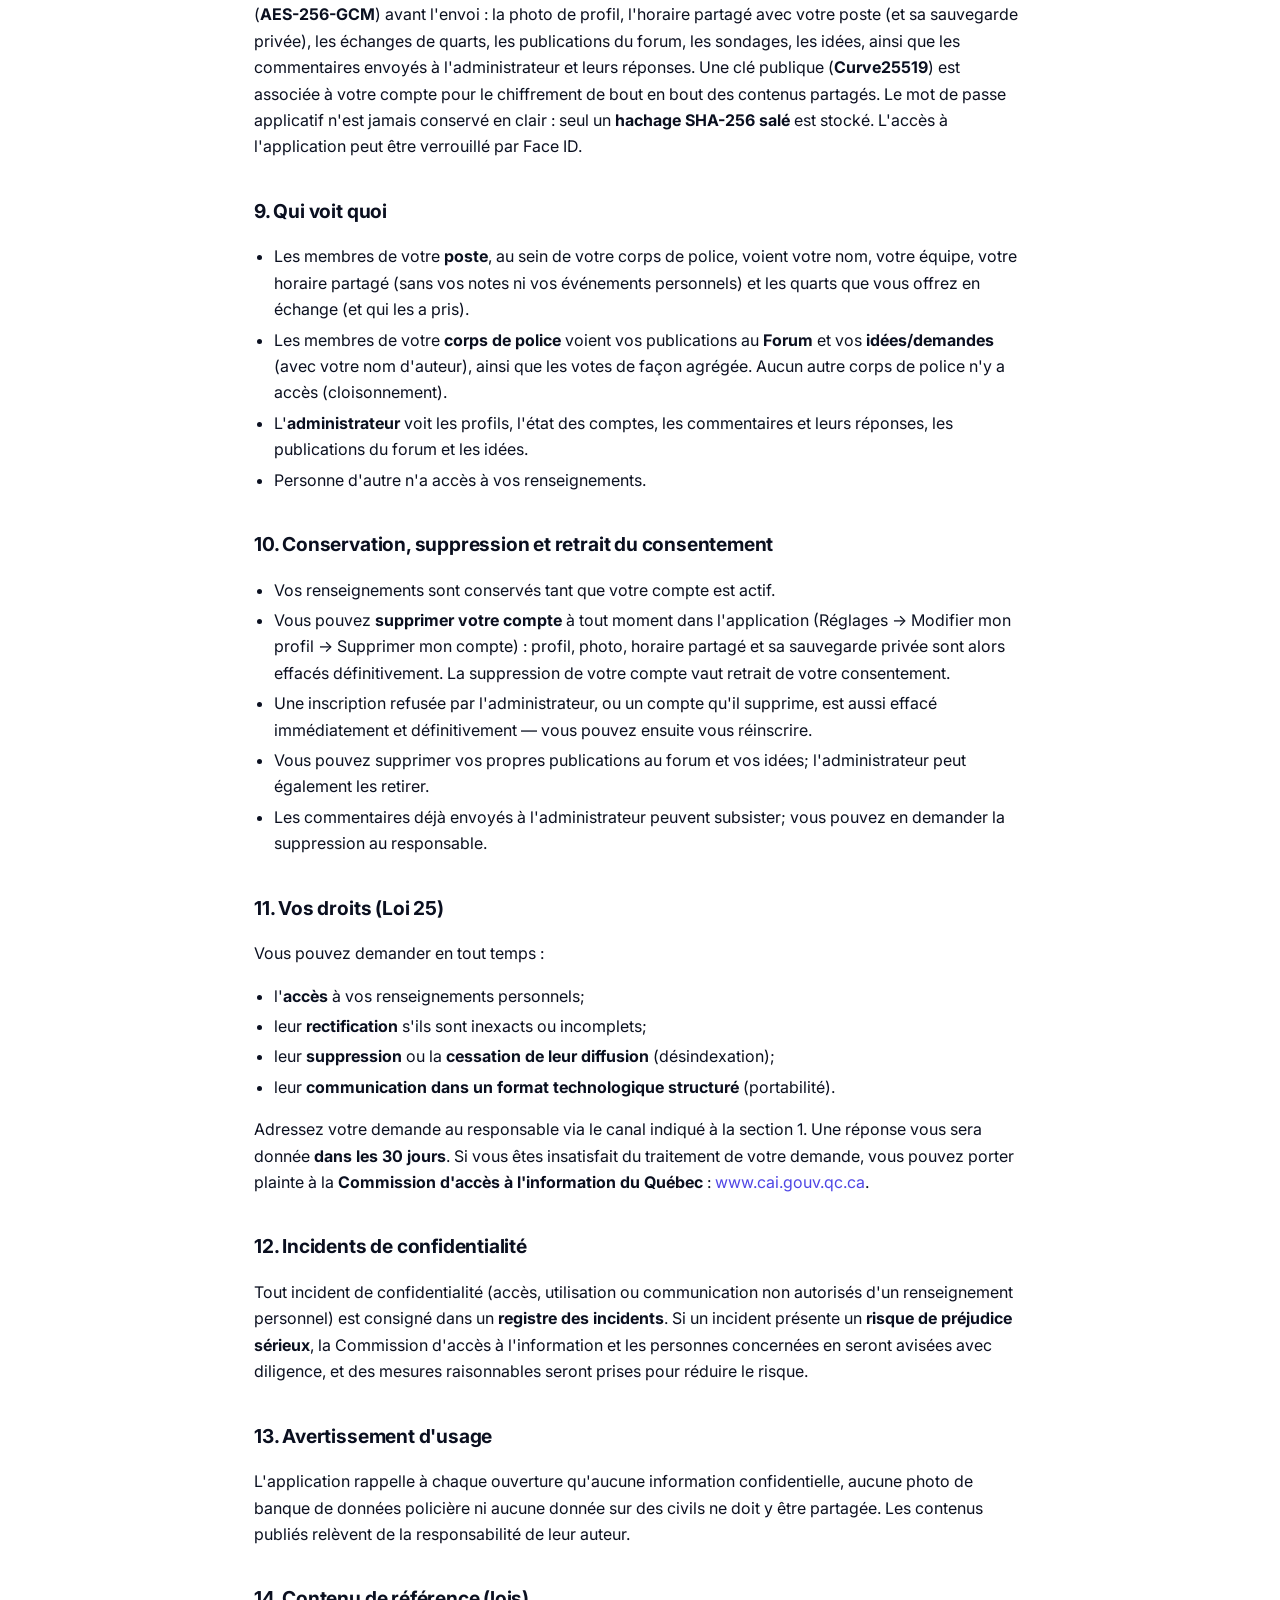
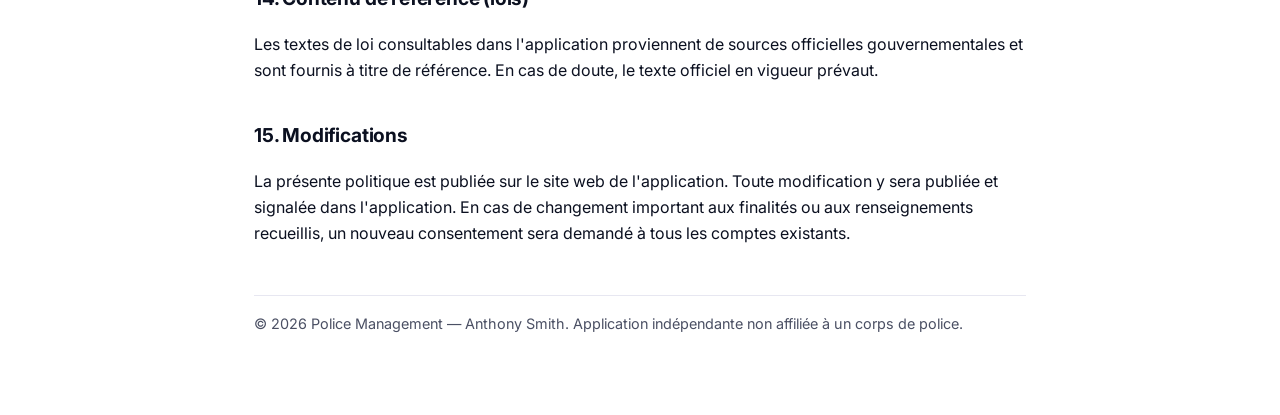
<file: confidentialite.html>
<!DOCTYPE html>
<html lang="fr-CA">
<head>
<meta charset="UTF-8">
<meta name="viewport" content="width=device-width, initial-scale=1.0">
<title>Politique de confidentialité — Police Management</title>
<meta name="description" content="Politique de confidentialité de l'application Police Management, conforme à la Loi 25 du Québec, et façon de signaler un problème.">
<link rel="preconnect" href="https://fonts.googleapis.com">
<link rel="preconnect" href="https://fonts.gstatic.com" crossorigin>
<link href="https://fonts.googleapis.com/css2?family=Inter:wght@400;500;600;700;800&display=swap" rel="stylesheet">
<style>
  :root{
    --primary:#4F46E5;
    --secondary:#7C3AED;
    --ink:#0B1020;
    --ink-soft:#4B5064;
    --bg:#FFFFFF;
    --bg-soft:#F6F6FB;
    --border:#E7E7F1;
    --card:#FFFFFF;
    --radius:20px;
    --max:820px;
    --shadow:0 10px 30px -12px rgba(15,15,40,.18);
  }
  html.dark{
    --ink:#F4F4FB;
    --ink-soft:#B7B9CC;
    --bg:#0A0B14;
    --bg-soft:#111226;
    --border:#22243B;
    --card:#12142A;
    --shadow:0 10px 30px -12px rgba(0,0,0,.6);
  }
  *{box-sizing:border-box}
  html{scroll-behavior:smooth}
  body{
    margin:0;
    font-family:'Inter',-apple-system,BlinkMacSystemFont,'Segoe UI',sans-serif;
    background:var(--bg);
    color:var(--ink);
    line-height:1.65;
    transition:background .25s ease,color .25s ease;
    -webkit-font-smoothing:antialiased;
  }
  a{color:var(--primary);text-decoration:none}
  .wrap{max-width:var(--max);margin:0 auto;padding:0 24px}

  header{
    position:sticky;top:0;z-index:50;
    backdrop-filter:saturate(180%) blur(14px);
    background:color-mix(in srgb, var(--bg) 78%, transparent);
    border-bottom:1px solid var(--border);
  }
  nav{display:flex;align-items:center;justify-content:space-between;padding:14px 24px;max-width:1160px;margin:0 auto}
  .brand{display:flex;align-items:center;gap:10px;font-weight:800;font-size:17px;letter-spacing:-.01em;color:var(--ink)}
  .brand svg{width:30px;height:30px;flex:none}
  .nav-links{display:flex;gap:28px;align-items:center}
  .nav-links a{font-size:14px;font-weight:600;color:var(--ink-soft);transition:color .15s}
  .nav-links a:hover,.nav-links a.active{color:var(--primary)}
  .icon-btn{
    width:38px;height:38px;border-radius:50%;border:1px solid var(--border);
    background:var(--card);display:flex;align-items:center;justify-content:center;cursor:pointer;color:var(--ink);
  }
  .icon-btn svg{width:18px;height:18px}
  @media (max-width:820px){ .nav-links{display:none} }

  .content{padding:48px 0 80px}
  h1{font-size:1.9rem;margin:0 0 6px;letter-spacing:-.02em}
  .updated{color:var(--ink-soft);font-size:.95rem;margin:0 0 28px}
  h2{font-size:1.2rem;margin:36px 0 10px;letter-spacing:-.01em}
  .lede{color:var(--ink-soft)}
  table{width:100%;border-collapse:collapse;margin:12px 0;font-size:14.5px}
  th,td{text-align:left;padding:10px 12px;border:1px solid var(--border);vertical-align:top}
  th{background:var(--bg-soft)}
  ul{padding-left:20px}
  li{margin-bottom:4px}
  footer{margin-top:48px;color:var(--ink-soft);font-size:.9rem;border-top:1px solid var(--border);padding-top:16px}

  /* Report card */
  .report-card{
    background:linear-gradient(135deg,#312E81,var(--primary),var(--secondary));
    color:#fff;border-radius:var(--radius);padding:28px 30px;margin-bottom:8px;
    box-shadow:var(--shadow);
  }
  .report-card h2{margin-top:0;color:#fff}
  .report-card p{color:rgba(255,255,255,.88);margin:0 0 20px;font-size:15px}
  .report-actions{display:flex;gap:12px;flex-wrap:wrap}
  .btn{
    display:inline-flex;align-items:center;gap:8px;padding:12px 20px;border-radius:999px;
    font-weight:700;font-size:14px;cursor:pointer;border:1px solid transparent;white-space:nowrap;
  }
  .btn svg{width:16px;height:16px}
  .btn-white{background:#fff;color:var(--primary)}
  .btn-outline{background:rgba(255,255,255,.12);border-color:rgba(255,255,255,.3);color:#fff}

  .officer-card{
    background:var(--card);border:1px solid var(--border);border-radius:16px;padding:18px 20px;margin:14px 0 0;
  }
</style>
</head>
<body>

<header>
  <nav>
    <a href="index.html" class="brand">
      <svg viewBox="0 0 24 24" fill="none"><path d="M12 2 4 5v6c0 5 3.4 8.4 8 11 4.6-2.6 8-6 8-11V5l-8-3Z" fill="url(#g1)"/><defs><linearGradient id="g1" x1="4" y1="2" x2="20" y2="22"><stop stop-color="#4F46E5"/><stop offset="1" stop-color="#7C3AED"/></linearGradient></defs></svg>
      Police Management
    </a>
    <div class="nav-links">
      <a href="index.html#fonctionnalites">Fonctionnalités</a>
      <a href="index.html#securite">Sécurité</a>
      <a href="index.html#corps">Corps de police</a>
      <a href="confidentialite.html" class="active">Confidentialité</a>
      <a href="index.html#contact">Contact</a>
    </div>
    <button class="icon-btn" id="themeToggle" aria-label="Basculer le mode sombre">
      <svg viewBox="0 0 24 24" fill="none" stroke="currentColor" stroke-width="2" stroke-linecap="round"><circle cx="12" cy="12" r="4.2"/><path d="M12 2v2.4M12 19.6V22M4.9 4.9l1.7 1.7M17.4 17.4l1.7 1.7M2 12h2.4M19.6 12H22M4.9 19.1l1.7-1.7M17.4 6.6l1.7-1.7"/></svg>
    </button>
  </nav>
</header>

<div class="content">
  <div class="wrap">

    <div class="report-card">
      <h2>🛠️ Signaler un problème</h2>
      <p>Un bogue, une erreur dans les données ou une question sur tes renseignements personnels? Écris-nous directement — on te répond rapidement.</p>
      <div class="report-actions">
        <a class="btn btn-white" href="mailto:police.management@hotmail.com?subject=Probl%C3%A8me%20signal%C3%A9%20%E2%80%94%20Police%20Management&body=Bonjour%2C%0A%0ADécris ici le problème rencontré (ce qui s'est passé, l'écran concerné, ton appareil/version si possible) :%0A%0A">
          <svg viewBox="0 0 24 24" fill="none" stroke="currentColor" stroke-width="2"><rect x="3" y="5" width="18" height="14" rx="2"/><path d="M3 7l9 6 9-6"/></svg>
          Envoyer un courriel
        </a>
        <a class="btn btn-outline" href="https://discord.gg/mcTzBhRKP" target="_blank" rel="noopener">Discord de soutien</a>
      </div>
    </div>

    <header style="border-bottom:1px solid var(--border);margin:40px 0 24px;padding-bottom:8px">
      <h1>Politique de confidentialité — Police Management</h1>
      <p class="updated">Dernière mise à jour : 19 septembre 2026 (version 2026.09.19)</p>
    </header>

    <p class="lede">Police Management est une application de coordination du travail destinée au personnel policier du Canada. Elle ne vise aucun corps de police en particulier. La présente politique est rédigée conformément à la <strong>Loi modernisant des dispositions législatives en matière de protection des renseignements personnels (« Loi 25 », Québec)</strong> et décrit quels renseignements l'application traite, comment ils sont protégés et quels sont vos droits.</p>

    <h2>1. Responsable de la protection des renseignements personnels</h2>
    <p>Conformément à la Loi 25, <strong>Anthony Smith, propriétaire-administrateur de l'application</strong>, agit comme responsable de la protection des renseignements personnels. L'application est exploitée à titre indépendant et n'est affiliée à aucune entreprise ni à aucun corps de police. Pour toute question, demande d'exercice de droits ou plainte relative à vos renseignements personnels : <a href="mailto:hockey007smith@hotmail.ca">hockey007smith@hotmail.ca</a> ou le serveur Discord de soutien : <a href="https://discord.gg/bgrJVwPqyV">https://discord.gg/bgrJVwPqyV</a>.</p>
    <p class="officer-card" style="font-size:14px">💬 Pour un <strong>problème technique</strong> ou une question générale sur l'application (pas une demande légale liée à vos renseignements), utilise plutôt le bouton <strong>« Signaler un problème »</strong> en haut de cette page (<a href="mailto:police.management@hotmail.com">police.management@hotmail.com</a>).</p>

    <h2>2. Consentement</h2>
    <p>Lors de la création de votre compte, votre consentement à la collecte et à l'utilisation de vos renseignements est recueilli de façon <strong>manifeste, libre et éclairée</strong> (case à cocher explicite, jamais pré-cochée). La date de votre consentement et la version de la politique acceptée sont conservées comme preuve. Toute mise à jour importante de cette politique redemande ce consentement à tous les comptes existants avant de pouvoir continuer à utiliser l'application. Vous pouvez <strong>retirer votre consentement à tout moment</strong> en supprimant votre compte (section 10).</p>

    <h2>3. Renseignements recueillis et finalités</h2>
    <table>
      <thead><tr><th>Renseignement</th><th>Finalité</th></tr></thead>
      <tbody>
        <tr><td>Profil : prénom, nom, courriel, matricule, grade, corps de police, unité/poste, équipe, photo de profil facultative</td><td>Créer et gérer votre compte, contrôler l'accès</td></tr>
        <tr><td>Horaire, rotation et catégories de quart, et sa sauvegarde privée complète (avec notes personnelles)</td><td>Afficher votre calendrier et, si vous le partagez, l'horaire d'équipe; la sauvegarde privée vous suit entre vos appareils, invisible à tout le monde y compris l'administrateur</td></tr>
        <tr><td>Échanges de quarts (offres et prises entre collègues d'un même poste) : nom chiffré, date, catégorie et horaire</td><td>Permettre les échanges de quart entre collègues du même poste</td></tr>
        <tr><td>Publications au Forum : titre, texte et nom d'auteur des sujets et réponses</td><td>Permettre les échanges entre membres d'un même corps de police</td></tr>
        <tr><td>Idées, sondages et votes (texte, nom d'auteur le cas échéant, choix de vote)</td><td>Recueillir, soutenir et prioriser les suggestions d'amélioration</td></tr>
        <tr><td>Commentaires envoyés à l'administrateur, réponses reçues et messages directs de l'administrateur</td><td>Soutien et suivi de compte</td></tr>
        <tr><td>Décision de l'administrateur sur votre inscription (statut, message facultatif en cas de refus)</td><td>Gestion de l'accès — un refus supprime immédiatement et définitivement le compte; vous pouvez ensuite vous réinscrire avec la même identité iCloud</td></tr>
        <tr><td>Clé publique de chiffrement (Curve25519)</td><td>Chiffrement de bout en bout des contenus partagés</td></tr>
        <tr><td>Mot de passe applicatif</td><td>Sécuriser l'accès — conservé uniquement sous forme de hachage cryptographique salé</td></tr>
        <tr><td>Horodatage de dernière activité</td><td>Indicateur en ligne / hors ligne, visible uniquement par l'administrateur</td></tr>
      </tbody>
    </table>
    <p>L'application n'utilise <strong>aucun</strong> outil publicitaire, <strong>aucun</strong> service d'analyse ou de mesure, <strong>aucun</strong> profilage, et ne vend ni ne communique vos renseignements à des tiers à des fins commerciales.</p>

    <h2>4. Hébergement à l'extérieur du Québec</h2>
    <p>Vos renseignements sont hébergés chez <strong>Apple (iCloud/CloudKit)</strong>, sur des serveurs situés <strong>à l'extérieur du Québec, notamment aux États-Unis</strong>. Apple offre des mesures de protection reconnues (chiffrement en transit et au repos, certifications de sécurité, engagements contractuels de protection des données). En créant un compte, vous consentez à cette communication hors Québec.</p>
    <p>Aucun renseignement personnel n'est traité par Google ou tout autre tiers publicitaire. Le site web de l'application (pages statiques, sans compte ni collecte) est hébergé sur <strong>GitHub Pages</strong>.</p>

    <h2>5. Paramètres de confidentialité par défaut</h2>
    <p>Conformément à la Loi 25, les réglages offrant le <strong>plus haut niveau de confidentialité sont activés par défaut</strong> : aucune collecte d'analyse ou de mesure, aucun traçage publicitaire, photo de profil et partage d'horaire facultatifs, notifications facultatives.</p>

    <h2>6. Cloisonnement par corps de police</h2>
    <p>Les données sont cloisonnées : les membres d'un corps de police ne voient que les renseignements, l'horaire partagé, les échanges de quart, le forum et les idées de leur propre corps (et, pour l'horaire et les échanges, de leur propre poste). Aucun corps de police ne peut consulter les données d'un autre.</p>

    <h2>7. Localisation, biométrie et calendrier</h2>
    <ul>
      <li><strong>Localisation</strong> : votre position GPS est utilisée uniquement sur votre appareil, pour vous situer sur la carte et trouver le repère le plus proche. Elle n'est <strong>ni enregistrée ni transmise</strong>. Vous pouvez couper toute utilisation de la position dans l'application (Réglages → Confidentialité), en plus de l'autorisation gérée par iOS.</li>
      <li><strong>Face ID / biométrie</strong> : l'authentification biométrique est effectuée entièrement par iOS sur votre appareil; l'application n'a jamais accès à vos données biométriques.</li>
      <li><strong>Calendrier</strong> : l'export de vos quarts vers le Calendrier d'Apple sert uniquement à créer ces événements sur votre appareil; aucune donnée de calendrier n'est lue ni transmise.</li>
    </ul>

    <h2>8. Sécurité</h2>
    <p>Les données sont chiffrées <strong>en transit et au repos</strong> par Apple. De plus, l'application chiffre elle-même (<strong>AES-256-GCM</strong>) avant l'envoi : la photo de profil, l'horaire partagé avec votre poste (et sa sauvegarde privée), les échanges de quarts, les publications du forum, les sondages, les idées, ainsi que les commentaires envoyés à l'administrateur et leurs réponses. Une clé publique (<strong>Curve25519</strong>) est associée à votre compte pour le chiffrement de bout en bout des contenus partagés. Le mot de passe applicatif n'est jamais conservé en clair : seul un <strong>hachage SHA-256 salé</strong> est stocké. L'accès à l'application peut être verrouillé par Face ID.</p>

    <h2>9. Qui voit quoi</h2>
    <ul>
      <li>Les membres de votre <strong>poste</strong>, au sein de votre corps de police, voient votre nom, votre équipe, votre horaire partagé (sans vos notes ni vos événements personnels) et les quarts que vous offrez en échange (et qui les a pris).</li>
      <li>Les membres de votre <strong>corps de police</strong> voient vos publications au <strong>Forum</strong> et vos <strong>idées/demandes</strong> (avec votre nom d'auteur), ainsi que les votes de façon agrégée. Aucun autre corps de police n'y a accès (cloisonnement).</li>
      <li>L'<strong>administrateur</strong> voit les profils, l'état des comptes, les commentaires et leurs réponses, les publications du forum et les idées.</li>
      <li>Personne d'autre n'a accès à vos renseignements.</li>
    </ul>

    <h2>10. Conservation, suppression et retrait du consentement</h2>
    <ul>
      <li>Vos renseignements sont conservés tant que votre compte est actif.</li>
      <li>Vous pouvez <strong>supprimer votre compte</strong> à tout moment dans l'application (Réglages → Modifier mon profil → Supprimer mon compte) : profil, photo, horaire partagé et sa sauvegarde privée sont alors effacés définitivement. La suppression de votre compte vaut retrait de votre consentement.</li>
      <li>Une inscription refusée par l'administrateur, ou un compte qu'il supprime, est aussi effacé immédiatement et définitivement — vous pouvez ensuite vous réinscrire.</li>
      <li>Vous pouvez supprimer vos propres publications au forum et vos idées; l'administrateur peut également les retirer.</li>
      <li>Les commentaires déjà envoyés à l'administrateur peuvent subsister; vous pouvez en demander la suppression au responsable.</li>
    </ul>

    <h2>11. Vos droits (Loi 25)</h2>
    <p>Vous pouvez demander en tout temps :</p>
    <ul>
      <li>l'<strong>accès</strong> à vos renseignements personnels;</li>
      <li>leur <strong>rectification</strong> s'ils sont inexacts ou incomplets;</li>
      <li>leur <strong>suppression</strong> ou la <strong>cessation de leur diffusion</strong> (désindexation);</li>
      <li>leur <strong>communication dans un format technologique structuré</strong> (portabilité).</li>
    </ul>
    <p>Adressez votre demande au responsable via le canal indiqué à la section 1. Une réponse vous sera donnée <strong>dans les 30 jours</strong>. Si vous êtes insatisfait du traitement de votre demande, vous pouvez porter plainte à la <strong>Commission d'accès à l'information du Québec</strong> : <a href="https://www.cai.gouv.qc.ca">www.cai.gouv.qc.ca</a>.</p>

    <h2>12. Incidents de confidentialité</h2>
    <p>Tout incident de confidentialité (accès, utilisation ou communication non autorisés d'un renseignement personnel) est consigné dans un <strong>registre des incidents</strong>. Si un incident présente un <strong>risque de préjudice sérieux</strong>, la Commission d'accès à l'information et les personnes concernées en seront avisées avec diligence, et des mesures raisonnables seront prises pour réduire le risque.</p>

    <h2>13. Avertissement d'usage</h2>
    <p>L'application rappelle à chaque ouverture qu'aucune information confidentielle, aucune photo de banque de données policière ni aucune donnée sur des civils ne doit y être partagée. Les contenus publiés relèvent de la responsabilité de leur auteur.</p>

    <h2>14. Contenu de référence (lois)</h2>
    <p>Les textes de loi consultables dans l'application proviennent de sources officielles gouvernementales et sont fournis à titre de référence. En cas de doute, le texte officiel en vigueur prévaut.</p>

    <h2>15. Modifications</h2>
    <p>La présente politique est publiée sur le site web de l'application. Toute modification y sera publiée et signalée dans l'application. En cas de changement important aux finalités ou aux renseignements recueillis, un nouveau consentement sera demandé à tous les comptes existants.</p>

    <footer>
      © 2026 Police Management — Anthony Smith. Application indépendante non affiliée à un corps de police.
    </footer>
  </div>
</div>

<script>
  const root = document.documentElement;
  const stored = localStorage.getItem('pm-theme');
  if (stored === 'dark' || (!stored && matchMedia('(prefers-color-scheme: dark)').matches)) {
    root.classList.add('dark');
  }
  document.getElementById('themeToggle').addEventListener('click', () => {
    root.classList.toggle('dark');
    localStorage.setItem('pm-theme', root.classList.contains('dark') ? 'dark' : 'light');
  });
</script>

</body>
</html>
</file>
<file: Police Management/style.css>
:root{
    --bg: #000000;
    --bg-elevated: #1c1c1e;
    --bg-elevated-2: #2c2c2e;
    --line: #38383a;
    --indigo: #6c5ce7;
    --indigo-bright: #8b7cf0;
    --green: #32d74b;
    --amber: #ff9f0a;
    --cyan: #34c8e8;
    --red: #ff453a;
    --ink: #ffffff;
    --ink-dim: #98989d;
    --ink-faint: #636366;
    --nav-bg: rgba(0,0,0,0.75);
    --radius-card: 18px;
    --radius-pill: 980px;
    --radius-input: 12px;
    color-scheme: dark;
  }

  :root[data-theme="light"]{
    --bg: #f2f2f7;
    --bg-elevated: #ffffff;
    --bg-elevated-2: #ececef;
    --line: #d1d1d6;
    --indigo: #5b4bd6;
    --indigo-bright: #6c5ce7;
    --green: #22b83c;
    --amber: #d5870a;
    --cyan: #1698b8;
    --red: #e0362c;
    --ink: #1c1c1e;
    --ink-dim: #6e6e73;
    --ink-faint: #8e8e93;
    --nav-bg: rgba(242,242,247,0.75);
    color-scheme: light;
  }

  :root[data-theme="light"] .brand svg path{ stroke:#ffffff; }
  :root[data-theme="light"] .phone-frame{ border-color:#0a0a0a; }

  *{box-sizing:border-box;}
  html{scroll-behavior:smooth;}
  body{
    margin:0;
    background:var(--bg);
    color:var(--ink);
    font-family:-apple-system, BlinkMacSystemFont, 'Inter', 'Segoe UI', Roboto, sans-serif;
    line-height:1.55;
    -webkit-font-smoothing:antialiased;
  }

  h1,h2,h3{
    font-weight:800;
    letter-spacing:-0.02em;
    margin:0;
  }

  a{color:inherit;}

  .wrap{
    max-width:1080px;
    margin:0 auto;
    padding:0 28px;
  }

  .pill-tag{
    display:inline-flex;
    align-items:center;
    gap:6px;
    font-size:0.78rem;
    font-weight:600;
    letter-spacing:0.02em;
    color:var(--indigo-bright);
    background:rgba(108,92,231,0.15);
    padding:5px 13px;
    border-radius:var(--radius-pill);
    margin-bottom:16px;
  }

  /* ---------- NAV ---------- */
  header.site-nav{
    position:sticky;
    top:0;
    z-index:50;
    background:var(--nav-bg);
    backdrop-filter:blur(20px) saturate(180%);
    -webkit-backdrop-filter:blur(20px) saturate(180%);
    border-bottom:1px solid var(--line);
  }
  .nav-row{
    display:flex;
    align-items:center;
    justify-content:space-between;
    gap:12px;
    padding:14px 28px;
    max-width:1080px;
    margin:0 auto;
  }
  .brand{
    display:flex;
    align-items:center;
    gap:9px;
    font-weight:700;
    font-size:1rem;
    letter-spacing:-0.01em;
    white-space:nowrap;
    flex-shrink:1;
    min-width:0;
    overflow:hidden;
    text-overflow:ellipsis;
  }
  .brand .badge-mark{
    width:26px;height:26px;flex-shrink:0;
    border-radius:7px;
    background:linear-gradient(155deg, var(--indigo), #4834d4);
    display:flex; align-items:center; justify-content:center;
  }
  .brand .badge-mark svg{width:15px;height:15px;}
  nav.links{display:flex;gap:26px;font-size:0.9rem;color:var(--ink-dim); flex-shrink:0;}
  nav.links a{text-decoration:none;transition:color .15s; white-space:nowrap;}
  nav.links a:hover{color:var(--ink);}
  .nav-cta{
    font-size:0.86rem;
    font-weight:600;
    background:var(--indigo);
    color:#ffffff;
    padding:8px 18px;
    border-radius:var(--radius-pill);
    text-decoration:none;
    white-space:nowrap;
    flex-shrink:0;
  }
  .nav-right{display:flex; align-items:center; gap:12px; flex-shrink:0;}
  @media (max-width:480px){
    .nav-row{padding:12px 16px; gap:8px;}
    .brand{font-size:0.88rem; gap:7px;}
    .brand .badge-mark{width:22px; height:22px;}
    .brand .badge-mark svg{width:13px; height:13px;}
    .nav-cta{padding:7px 13px; font-size:0.78rem;}
    .nav-right{gap:8px;}
    .theme-toggle{width:30px; height:30px;}
    .theme-toggle svg{width:15px; height:15px;}
  }
  .theme-toggle{
    width:34px; height:34px;
    display:flex; align-items:center; justify-content:center;
    background:var(--bg-elevated);
    border:1px solid var(--line);
    border-radius:50%;
    cursor:pointer;
    color:var(--ink);
    flex-shrink:0;
  }
  .theme-toggle svg{width:17px; height:17px;}
  .theme-toggle .icon-moon{display:none;}
  :root[data-theme="light"] .theme-toggle .icon-sun{display:none;}
  :root[data-theme="light"] .theme-toggle .icon-moon{display:block;}
  @media (max-width:720px){ nav.links{display:none;} }

  /* ---------- HERO ---------- */
  .hero{
    position:relative;
    padding:88px 0 76px;
    overflow:hidden;
    border-bottom:1px solid var(--line);
    background:
      radial-gradient(ellipse 700px 500px at 20% -10%, rgba(108,92,231,0.35), transparent 60%),
      var(--bg);
  }
  .hero-grid{
    position:relative;
    display:grid;
    grid-template-columns:1.1fr 0.9fr;
    gap:56px;
    align-items:center;
  }
  @media (max-width:860px){
    .hero-grid{grid-template-columns:1fr; text-align:left;}
    .hero{padding:56px 0 48px;}
  }
  h1.hero-title{
    font-size:clamp(2.3rem, 5.2vw, 3.75rem);
    line-height:1.05;
    color:var(--ink);
  }
  h1.hero-title span{color:var(--indigo-bright);}
  .hero-sub{
    margin-top:20px;
    max-width:46ch;
    font-size:1.08rem;
    color:var(--ink-dim);
    font-weight:400;
  }
  .hero-actions{
    margin-top:30px;
    display:flex;
    align-items:center;
    gap:18px;
    flex-wrap:wrap;
  }
  .btn-store{
    display:inline-flex;
    align-items:center;
    gap:10px;
    background:var(--indigo);
    color:#ffffff;
    padding:14px 24px;
    border-radius:var(--radius-pill);
    text-decoration:none;
    font-weight:600;
    font-size:0.98rem;
    border:none;
    cursor:pointer;
    font-family:inherit;
    transition:background .15s, transform .15s;
  }
  .btn-store:hover{background:var(--indigo-bright); transform:translateY(-1px);}
  .btn-store svg{width:19px;height:19px;flex-shrink:0;}
  .hero-meta{font-size:0.85rem;color:var(--ink-faint);}

  .phone-frame{
    position:relative;
    justify-self:center;
    width:270px;
    border-radius:38px;
    border:7px solid #0a0a0a;
    background:#000;
    box-shadow:0 50px 100px -30px rgba(108,92,231,0.35), 0 0 0 1px rgba(255,255,255,0.06);
  }
  .phone-frame img{
    display:block;
    width:100%;
    border-radius:31px;
  }
  .phone-frame::after{
    content:"";
    position:absolute;
    top:16px; left:50%;
    transform:translateX(-50%);
    width:80px; height:20px;
    background:#000;
    border-radius:12px;
  }

  /* ---------- SECTION LABELS ---------- */
  .section{
    padding:80px 0;
    border-bottom:1px solid var(--line);
  }
  .section:last-of-type{border-bottom:none;}
  .section h2{
    font-size:clamp(1.6rem, 2.8vw, 2.2rem);
    max-width:20ch;
  }
  .section-intro{
    margin-top:14px;
    max-width:56ch;
    color:var(--ink-dim);
    font-size:1.02rem;
  }

  .feature-row{
    margin-top:48px;
    display:grid;
    grid-template-columns:1fr 1fr;
    gap:60px;
    align-items:center;
  }
  .feature-row.reverse .feature-media{order:2;}
  .feature-row.reverse .feature-copy{order:1;}
  @media (max-width:860px){
    .feature-row, .feature-row.reverse{grid-template-columns:1fr;}
    .feature-row.reverse .feature-media{order:1;}
    .feature-row.reverse .feature-copy{order:2;}
  }
  .feature-media{
    display:flex;
    justify-content:center;
  }
  .feature-media .device{
    width:100%;
    max-width:280px;
    border-radius:26px;
    border:1px solid var(--line);
    overflow:hidden;
    box-shadow:0 30px 60px -30px rgba(0,0,0,0.8);
  }
  .feature-media img{display:block; width:100%;}
  .feature-copy h3{
    font-size:1.4rem;
    margin-bottom:18px;
  }

  /* iOS grouped-list style rows for feature bullets */
  .feature-list{
    list-style:none;
    margin:0;
    padding:0;
    background:var(--bg-elevated);
    border-radius:var(--radius-card);
    overflow:hidden;
  }
  .feature-list li{
    display:flex;
    align-items:flex-start;
    gap:13px;
    padding:14px 16px;
    font-size:0.95rem;
    color:var(--ink);
    border-bottom:1px solid var(--bg-elevated-2);
  }
  .feature-list li:last-child{border-bottom:none;}
  .feature-list li::before{
    content:"";
    flex-shrink:0;
    width:26px; height:26px;
    margin-top:1px;
    border-radius:7px;
    background:var(--icon-color, var(--indigo));
  }

  .icon-cal::before{ background:var(--indigo); }
  .icon-map::before{ background:var(--green); }
  .icon-law::before{ background:#af52de; }
  .icon-account::before{ background:var(--cyan); }
  .icon-lock::before{ background:var(--amber); }

  .feature-list-wide{
    margin-top:32px;
    display:grid;
    grid-template-columns:1fr 1fr;
    gap:0;
    background:var(--bg-elevated);
    border-radius:var(--radius-card);
    overflow:hidden;
  }
  .feature-list-wide li{border-bottom:1px solid var(--bg-elevated-2);}
  @media (max-width:780px){ .feature-list-wide{grid-template-columns:1fr;} }

  /* ---------- PRIVACY STRIP ---------- */
  .privacy-grid{
    margin-top:36px;
    background:var(--bg-elevated);
    border-radius:var(--radius-card);
    overflow:hidden;
  }
  .privacy-card{
    display:flex;
    gap:14px;
    padding:18px 18px;
    border-bottom:1px solid var(--bg-elevated-2);
  }
  .privacy-card:last-child{border-bottom:none;}
  .privacy-card .swatch{
    flex-shrink:0;
    width:30px;height:30px;
    border-radius:8px;
    margin-top:1px;
  }
  .privacy-card h3{
    font-size:1rem;
    font-weight:600;
    margin-bottom:5px;
    letter-spacing:0;
  }
  .privacy-card p{
    color:var(--ink-dim);
    font-size:0.92rem;
    margin:0;
  }

  .privacy-link{
    margin-top:24px;
    font-size:0.95rem;
  }
  .privacy-link a{
    color:var(--indigo-bright);
    text-decoration:none;
    font-weight:600;
  }
  .privacy-link a:hover{text-decoration:underline;}

  .notice{
    margin-top:16px;
    max-width:60ch;
    font-size:0.92rem;
    color:var(--ink-dim);
    border-left:2px solid var(--indigo-bright);
    padding-left:14px;
  }
  .notice strong{color:var(--ink);}

  /* ---------- URGENCE ---------- */
  .urgence .pill-tag{color:var(--red); background:rgba(255,69,58,0.15);}
  .urgence-notice{
    margin-top:16px;
    max-width:60ch;
    font-size:0.92rem;
    color:var(--ink-dim);
    border-left:2px solid var(--red);
    padding-left:14px;
  }
  .urgence-notice strong{color:var(--ink);}
  form.urgence-form{
    margin-top:36px;
    max-width:560px;
    display:flex;
    flex-direction:column;
    gap:16px;
  }
  .field-row{
    display:grid;
    grid-template-columns:1fr 1fr;
    gap:16px;
  }
  @media (max-width:600px){ .field-row{grid-template-columns:1fr;} }
  .field{display:flex; flex-direction:column; gap:7px;}
  .field label{
    font-size:0.82rem;
    color:var(--ink-dim);
  }
  .field input, .field select, .field textarea{
    font-family:inherit;
    font-size:0.96rem;
    background:var(--bg-elevated);
    border:1px solid var(--line);
    border-radius:var(--radius-input);
    color:var(--ink);
    padding:12px 14px;
  }
  .field input:focus, .field select:focus, .field textarea:focus{
    outline:none;
    border-color:var(--focus-color, var(--red));
  }
  .field textarea{resize:vertical; min-height:110px; font-family:inherit;}
  .field-error{
    font-size:0.8rem;
    color:var(--red);
    display:none;
  }
  .field.has-error input, .field.has-error textarea, .field.has-error select{border-color:var(--red);}
  .field.has-error .field-error{display:block;}
  .honey{position:absolute; left:-9999px; opacity:0;}
  .btn-urgence{
    align-self:flex-start;
    display:inline-flex;
    align-items:center;
    gap:10px;
    background:var(--red);
    color:#ffffff;
    border:none;
    padding:14px 26px;
    border-radius:var(--radius-pill);
    font-weight:600;
    font-size:0.98rem;
    font-family:inherit;
    cursor:pointer;
    transition:opacity .15s, transform .15s;
  }
  .btn-urgence:hover{opacity:0.85; transform:translateY(-1px);}
  .btn-urgence:disabled{opacity:0.5; cursor:default; transform:none;}
  .form-status{
    font-size:0.9rem;
    margin-top:2px;
  }
  .form-status.ok{color:var(--green);}
  .form-status.err{color:var(--red);}

  /* ---------- CTA ---------- */
  .cta{
    text-align:center;
    padding:88px 0;
  }
  .cta h2{
    font-size:clamp(1.8rem, 3.6vw, 2.4rem);
    max-width:18ch;
    margin:0 auto;
  }
  .cta p{
    color:var(--ink-dim);
    max-width:48ch;
    margin:16px auto 0;
  }
  .cta .btn-store{margin-top:28px;}

  /* ---------- ARTICLE / LEGAL PROSE ---------- */
  .article{
    max-width:760px;
    padding:56px 0 100px;
  }
  .article .updated-badge{
    color:var(--ink-faint);
    font-size:0.88rem;
    margin-bottom:32px;
  }
  .article h2{
    font-size:1.3rem;
    margin-top:44px;
    margin-bottom:14px;
    padding-top:24px;
    border-top:1px solid var(--line);
  }
  .article h2:first-of-type{border-top:none; padding-top:0; margin-top:0;}
  .article p{
    color:var(--ink-dim);
    font-size:0.98rem;
    margin:0 0 14px;
  }
  .article p strong, .article li strong{color:var(--ink);}
  .article ul{
    margin:0 0 14px;
    padding-left:20px;
    color:var(--ink-dim);
    font-size:0.98rem;
  }
  .article li{margin-bottom:8px;}
  .article a{color:var(--indigo-bright); text-decoration:none;}
  .article a:hover{text-decoration:underline;}
  .article table{
    width:100%;
    border-collapse:collapse;
    margin:0 0 16px;
    background:var(--bg-elevated);
    border-radius:var(--radius-card);
    overflow:hidden;
    font-size:0.92rem;
  }
  .article th, .article td{
    text-align:left;
    padding:12px 14px;
    border-bottom:1px solid var(--bg-elevated-2);
    color:var(--ink-dim);
    vertical-align:top;
  }
  .article th{color:var(--ink); font-weight:600;}
  .article tr:last-child td{border-bottom:none;}

  /* ---------- ROADMAP / PROCHAINE MISE À JOUR ---------- */
  .page-header{
    padding:64px 0 40px;
    border-bottom:1px solid var(--line);
    background:
      radial-gradient(ellipse 700px 500px at 20% -10%, rgba(108,92,231,0.25), transparent 60%),
      var(--bg);
  }
  .page-header h1{
    font-size:clamp(2rem, 4.4vw, 3rem);
    line-height:1.08;
  }
  .page-header p{
    margin-top:16px;
    max-width:56ch;
    color:var(--ink-dim);
    font-size:1.05rem;
  }
  .roadmap-list{
    margin-top:12px;
    display:flex;
    flex-direction:column;
    gap:16px;
  }
  .roadmap-card{
    background:var(--bg-elevated);
    border-radius:var(--radius-card);
    padding:22px 22px;
  }
  .roadmap-card-top{
    display:flex;
    align-items:center;
    justify-content:space-between;
    gap:12px;
    flex-wrap:wrap;
  }
  .roadmap-card h3{
    font-size:1.1rem;
    letter-spacing:-0.01em;
  }
  .roadmap-card p{
    margin-top:8px;
    color:var(--ink-dim);
    font-size:0.96rem;
  }
  .status-badge{
    display:inline-flex;
    align-items:center;
    gap:6px;
    font-size:0.76rem;
    font-weight:700;
    letter-spacing:0.02em;
    padding:4px 11px;
    border-radius:var(--radius-pill);
    white-space:nowrap;
    flex-shrink:0;
  }
  .status-badge::before{ content:""; width:6px; height:6px; border-radius:50%; background:currentColor; }
  .status-en-developpement{ color:var(--indigo-bright); background:rgba(108,92,231,0.15); }
  .status-en-test{ color:var(--amber); background:rgba(255,159,10,0.15); }
  .status-prevu{ color:var(--cyan); background:rgba(52,200,232,0.15); }
  .status-publie{ color:var(--green); background:rgba(50,215,75,0.15); }
  .roadmap-empty{
    color:var(--ink-faint);
    font-size:0.95rem;
    padding:40px 0;
    text-align:center;
  }
  .roadmap-updated{
    margin-top:28px;
    color:var(--ink-faint);
    font-size:0.85rem;
  }

  /* ---------- FOOTER ---------- */
  footer{
    border-top:1px solid var(--line);
    padding:36px 0;
  }
  .footer-row{
    display:flex;
    justify-content:space-between;
    align-items:flex-start;
    gap:24px;
    flex-wrap:wrap;
  }
  .footer-brand{
    font-weight:700;
    font-size:0.95rem;
  }
  .footer-disclaimer{
    max-width:52ch;
    color:var(--ink-faint);
    font-size:0.82rem;
    margin-top:10px;
  }
  .footer-links{
    display:flex;
    gap:22px;
    font-size:0.88rem;
    color:var(--ink-dim);
  }
  .footer-links a{text-decoration:none;}
  .footer-links a:hover{color:var(--ink);}
</file>
